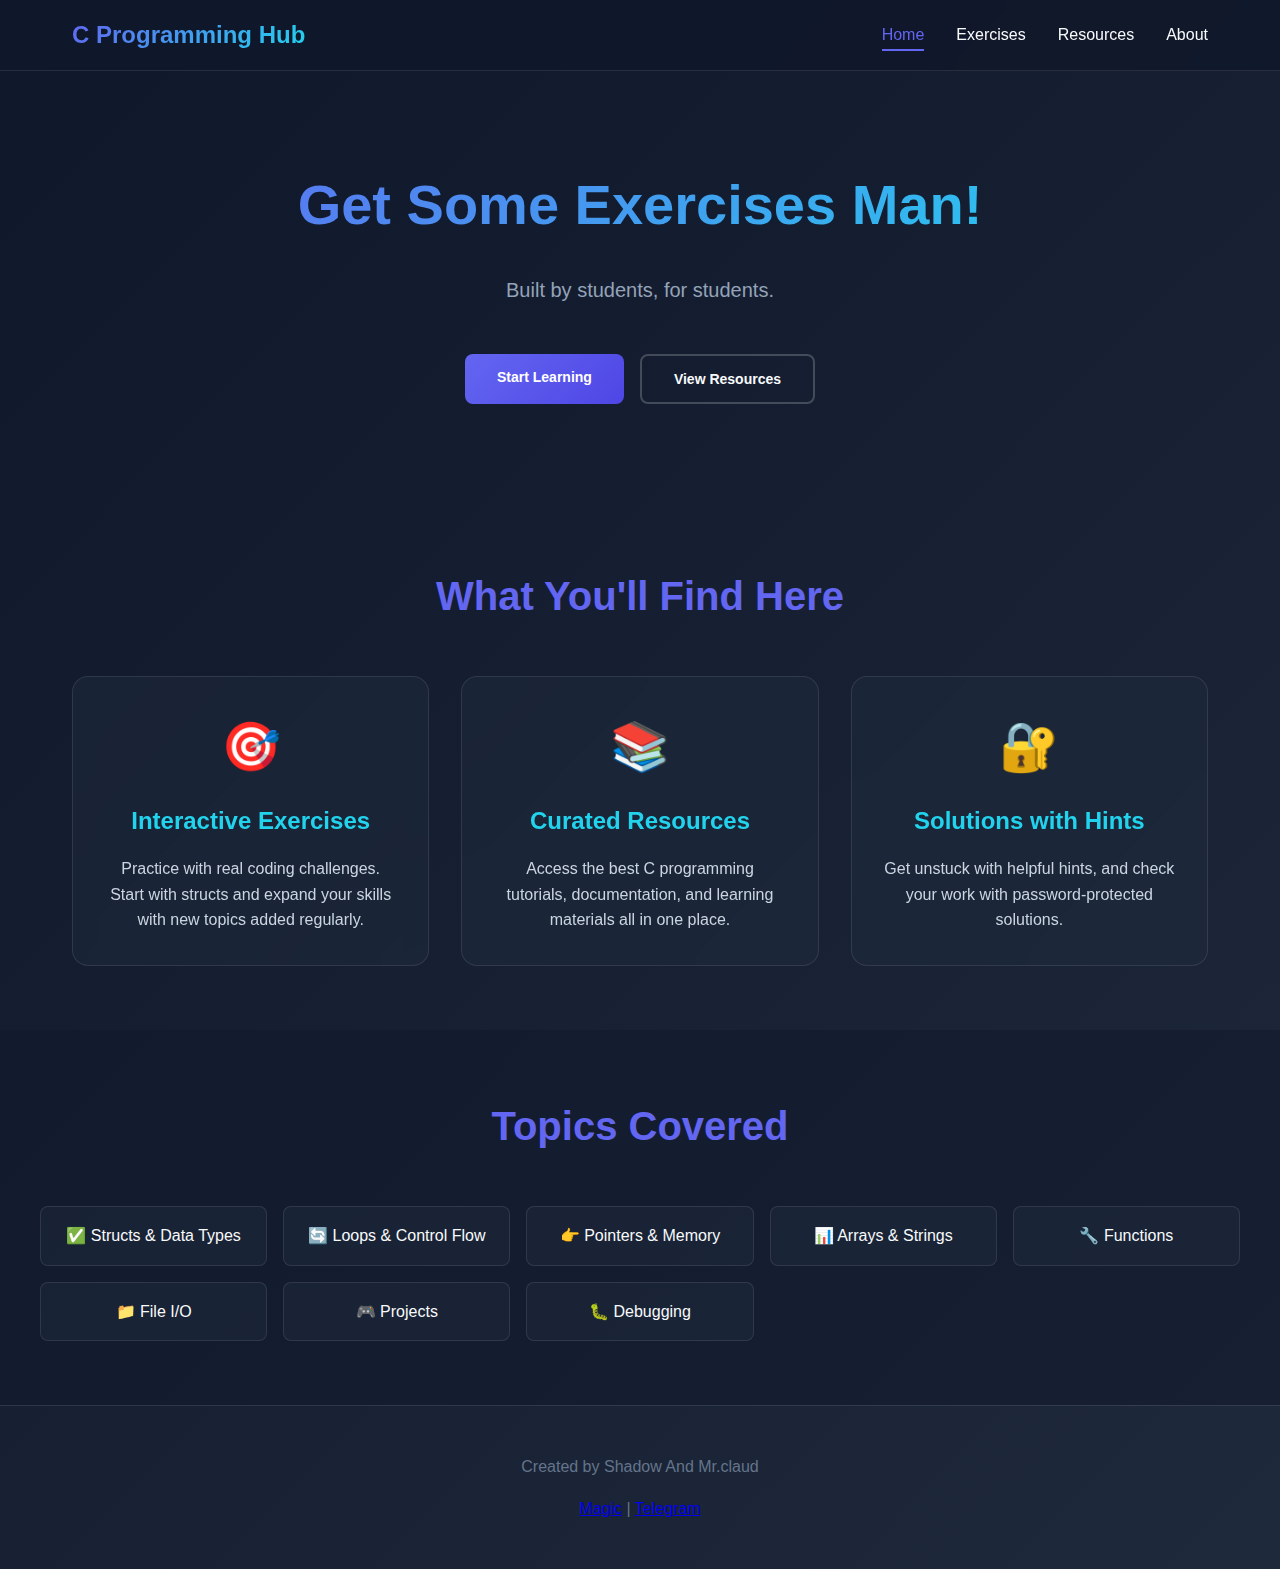
<file: index.html>
<!DOCTYPE html>
<html lang="en">
<head>
    <meta charset="UTF-8">
    <meta name="viewport" content="width=device-width, initial-scale=1.0">
    <title>C Programming Hub - Learn C with Ronan</title>
    
    <!-- External CSS Files -->
    <link rel="stylesheet" href="css/global.css">
    <link rel="stylesheet" href="css/home.css">
    
    <!-- Favicon (optional) -->
    <link rel="icon" type="image/x-icon" href="favicon.ico">
</head>
<body>
    <!-- Navigation -->
    <nav>
        <div class="nav-container">
            <div class="logo">C Programming Hub</div>
            <ul class="nav-links">
                <li><a href="index.html">Home</a></li>
                <li><a href="exercises.html">Exercises</a></li>
                <li><a href="resources.html">Resources</a></li>
                <li><a href="about.html">About</a></li>
            </ul>
        </div>
    </nav>

    <!-- Hero Section -->
    <section class="hero">
        <h1>Get Some Exercises Man!</h1>
        <p>Built by students, for students.</p>
        <div class="cta-buttons">
            <a href="exercises.html" class="btn btn-primary">Start Learning</a>
            <a href="resources.html" class="btn btn-secondary">View Resources</a>
        </div>
    </section>

    <!-- Features Section -->
    <section class="features">
        <h2>What You'll Find Here</h2>
        <div class="feature-grid">
            <div class="feature-card">
                <div class="feature-icon">🎯</div>
                <h3>Interactive Exercises</h3>
                <p>Practice with real coding challenges. Start with structs and expand your skills with new topics added regularly.</p>
            </div>
            <div class="feature-card">
                <div class="feature-icon">📚</div>
                <h3>Curated Resources</h3>
                <p>Access the best C programming tutorials, documentation, and learning materials all in one place.</p>
            </div>
            <div class="feature-card">
                <div class="feature-icon">🔐</div>
                <h3>Solutions with Hints</h3>
                <p>Get unstuck with helpful hints, and check your work with password-protected solutions.</p>
            </div>
        </div>
    </section>

    <!-- Topics Section -->
    <section class="topics">
        <div class="topics-container">
            <h2>Topics Covered</h2>
            <div class="topic-list">
                <div class="topic-item">✅ Structs & Data Types</div>
                <div class="topic-item">🔄 Loops & Control Flow</div>
                <div class="topic-item">👉 Pointers & Memory</div>
                <div class="topic-item">📊 Arrays & Strings</div>
                <div class="topic-item">🔧 Functions</div>
                <div class="topic-item">📁 File I/O</div>
                <div class="topic-item">🎮 Projects</div>
                <div class="topic-item">🐛 Debugging</div>
            </div>
        </div>
    </section>

    <!-- Footer -->
    <footer>
        <p>Created by Shadow And Mr.claud</p>
        <div class="links">
            <a href="https://youtu.be/dQw4w9WgXcQ?si=qAeHFebOKT69-b71">Magic</a>
            <span style="color: #64748b;"> | </span>
            <a href="https://t.me/+uanfpfHxPWplYWM1">Telegram</a>
        </div>
    </footer>

    <!-- External JavaScript -->
    <script src="js/main.js"></script>
</body>
</html>
</file>
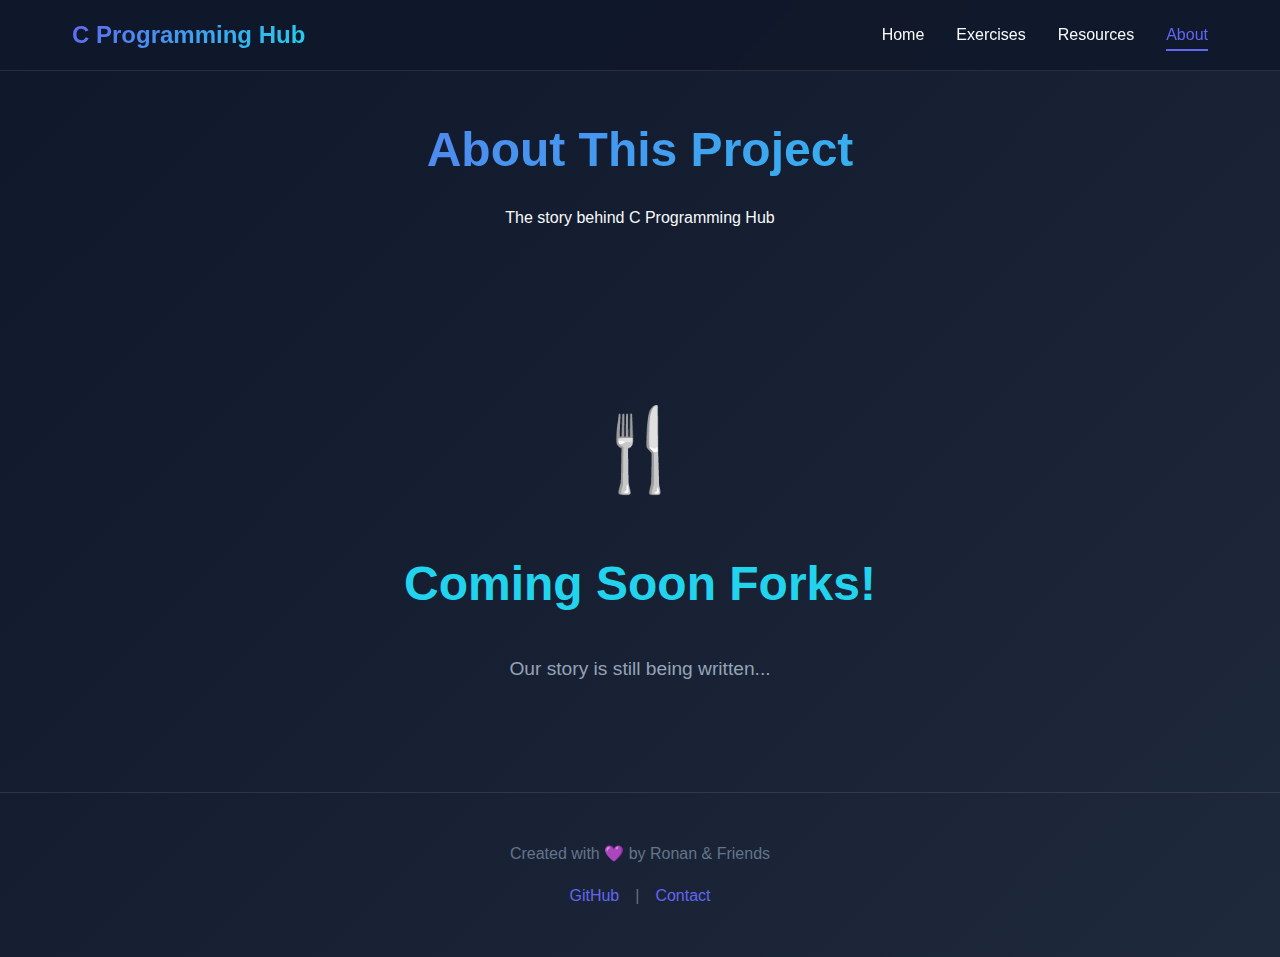
<file: about.html>
<!DOCTYPE html>
<html lang="en">
<head>
    <meta charset="UTF-8">
    <meta name="viewport" content="width=device-width, initial-scale=1.0">
    <title>About - C Programming Hub</title>
    
    <!-- External CSS Files -->
    <link rel="stylesheet" href="css/global.css">
    <style>
        .about-header {
            padding: 7rem 2rem 3rem;
            text-align: center;
        }
        
        .about-header h1 {
            font-size: 3rem;
            margin-bottom: 1rem;
            background: linear-gradient(135deg, var(--primary) 0%, var(--secondary) 100%);
            -webkit-background-clip: text;
            -webkit-text-fill-color: transparent;
            background-clip: text;
        }
        
        .coming-soon {
            text-align: center;
            padding: 4rem 2rem;
            min-height: 50vh;
            display: flex;
            flex-direction: column;
            justify-content: center;
            align-items: center;
        }
        
        .coming-soon h2 {
            font-size: 3rem;
            margin-bottom: 2rem;
            color: var(--secondary);
            animation: pulse 2s ease-in-out infinite;
        }
        
        .fork-icon {
            font-size: 5rem;
            margin-bottom: 2rem;
            animation: rotate 4s linear infinite;
        }
        
        @keyframes pulse {
            0%, 100% { opacity: 1; }
            50% { opacity: 0.7; }
        }
        
        @keyframes rotate {
            from { transform: rotate(0deg); }
            to { transform: rotate(360deg); }
        }
    </style>
</head>
<body>
    <!-- Navigation -->
    <nav>
        <div class="nav-container">
            <div class="logo">C Programming Hub</div>
            <ul class="nav-links">
                <li><a href="index.html">Home</a></li>
                <li><a href="exercises.html">Exercises</a></li>
                <li><a href="resources.html">Resources</a></li>
                <li><a href="about.html">About</a></li>
            </ul>
        </div>
    </nav>

    <!-- About Header -->
    <header class="about-header">
        <h1>About This Project</h1>
        <p>The story behind C Programming Hub</p>
    </header>

    <!-- Coming Soon -->
    <div class="container">
        <div class="coming-soon">
            <div class="fork-icon">🍴</div>
            <h2>Coming Soon Forks!</h2>
            <p style="color: #94a3b8; font-size: 1.2rem;">Our story is still being written...</p>
        </div>
    </div>

    <!-- Footer -->
    <footer>
        <p>Created with 💜 by Ronan & Friends</p>
        <div class="social-links">
            <a href="https://github.com/yourusername/c-programming-hub">GitHub</a>
            <span style="color: #64748b;"> | </span>
            <a href="mailto:your-email@example.com">Contact</a>
        </div>
    </footer>

    <!-- External JavaScript -->
    <script src="js/main.js"></script>
</body>
</html>
</file>
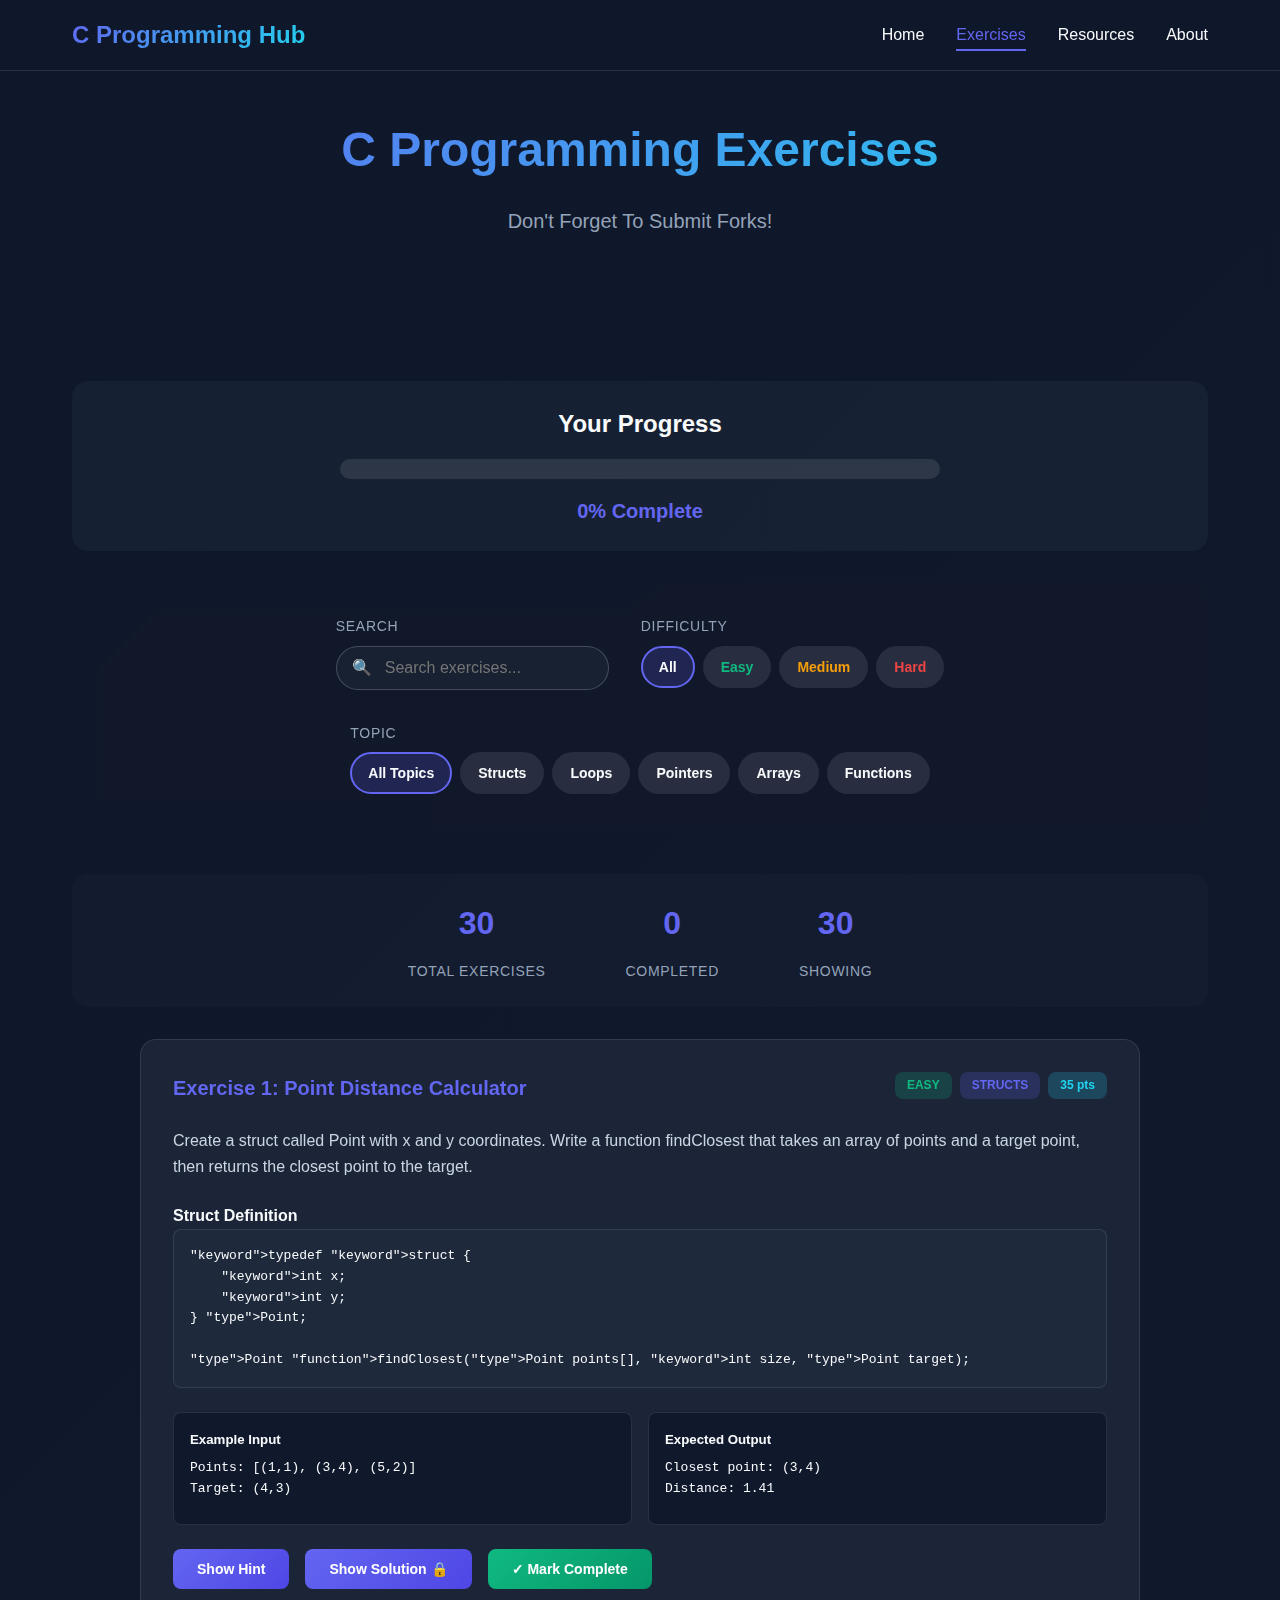
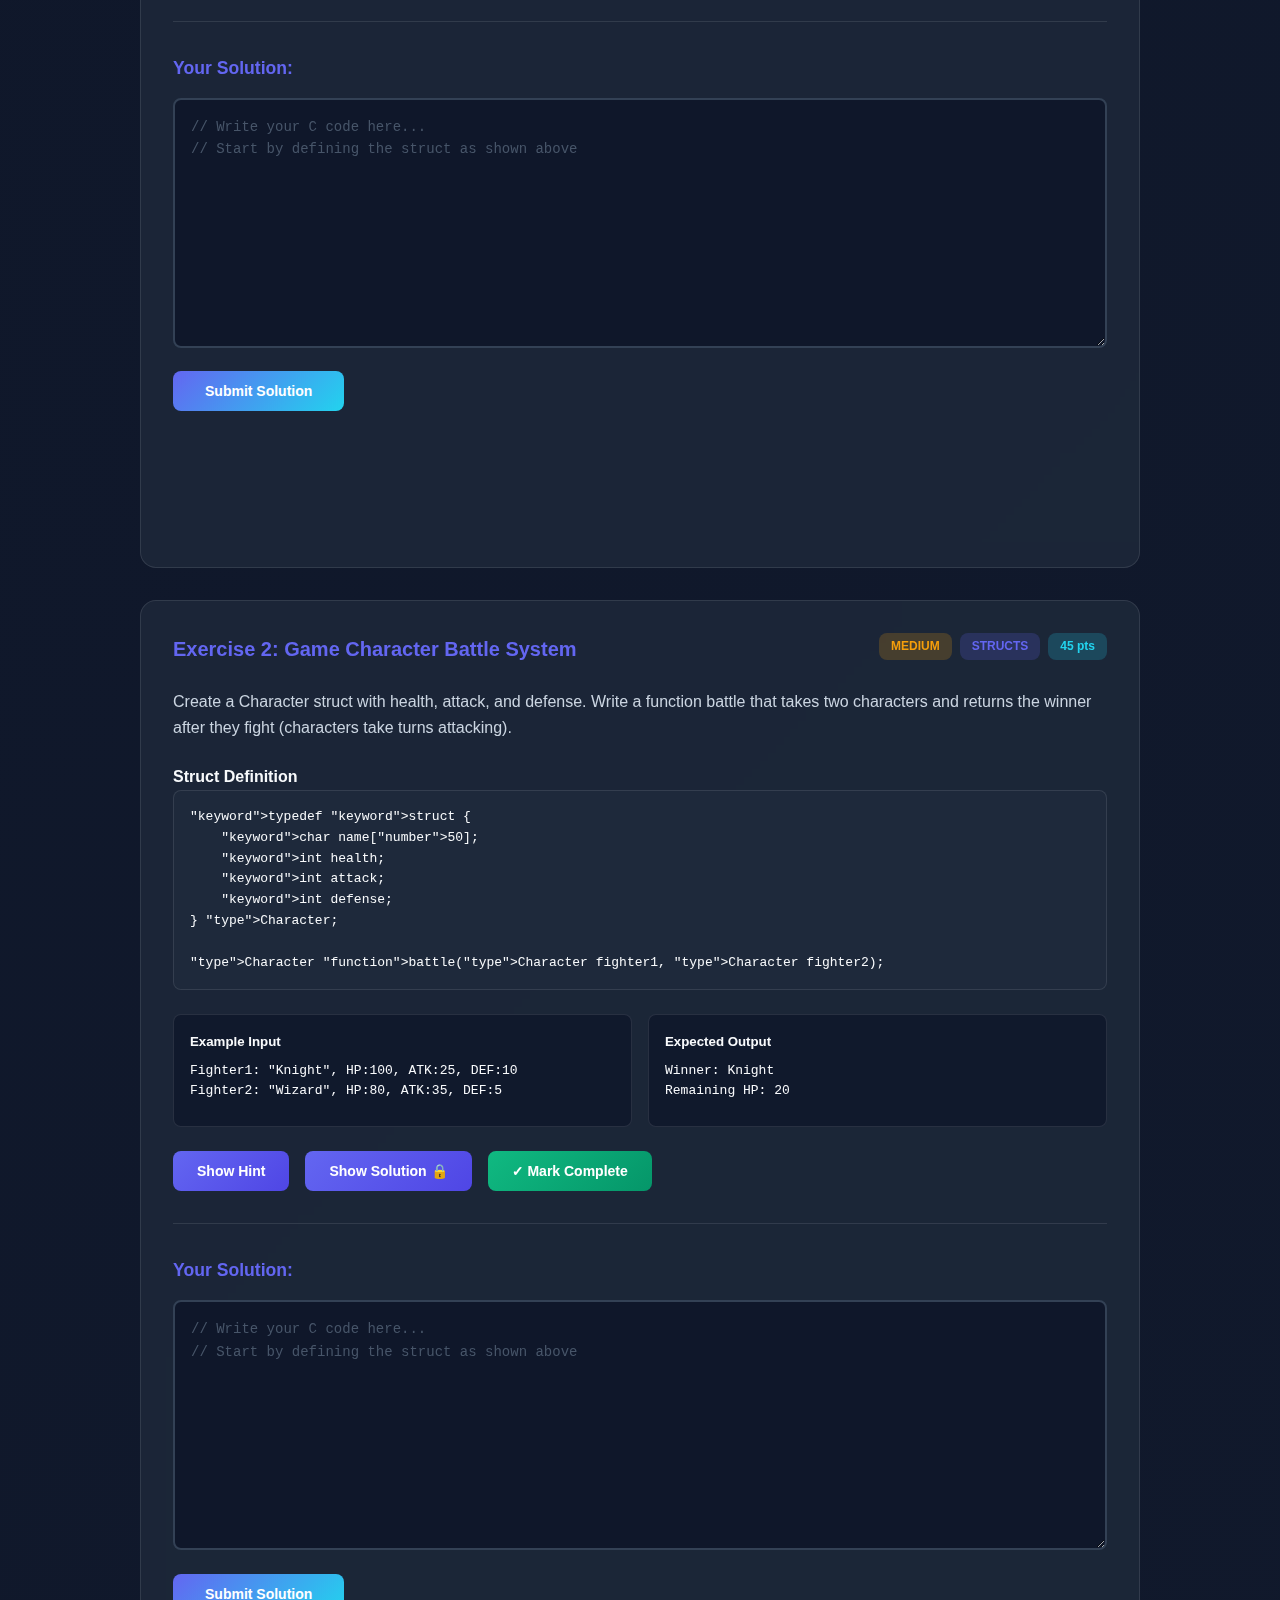
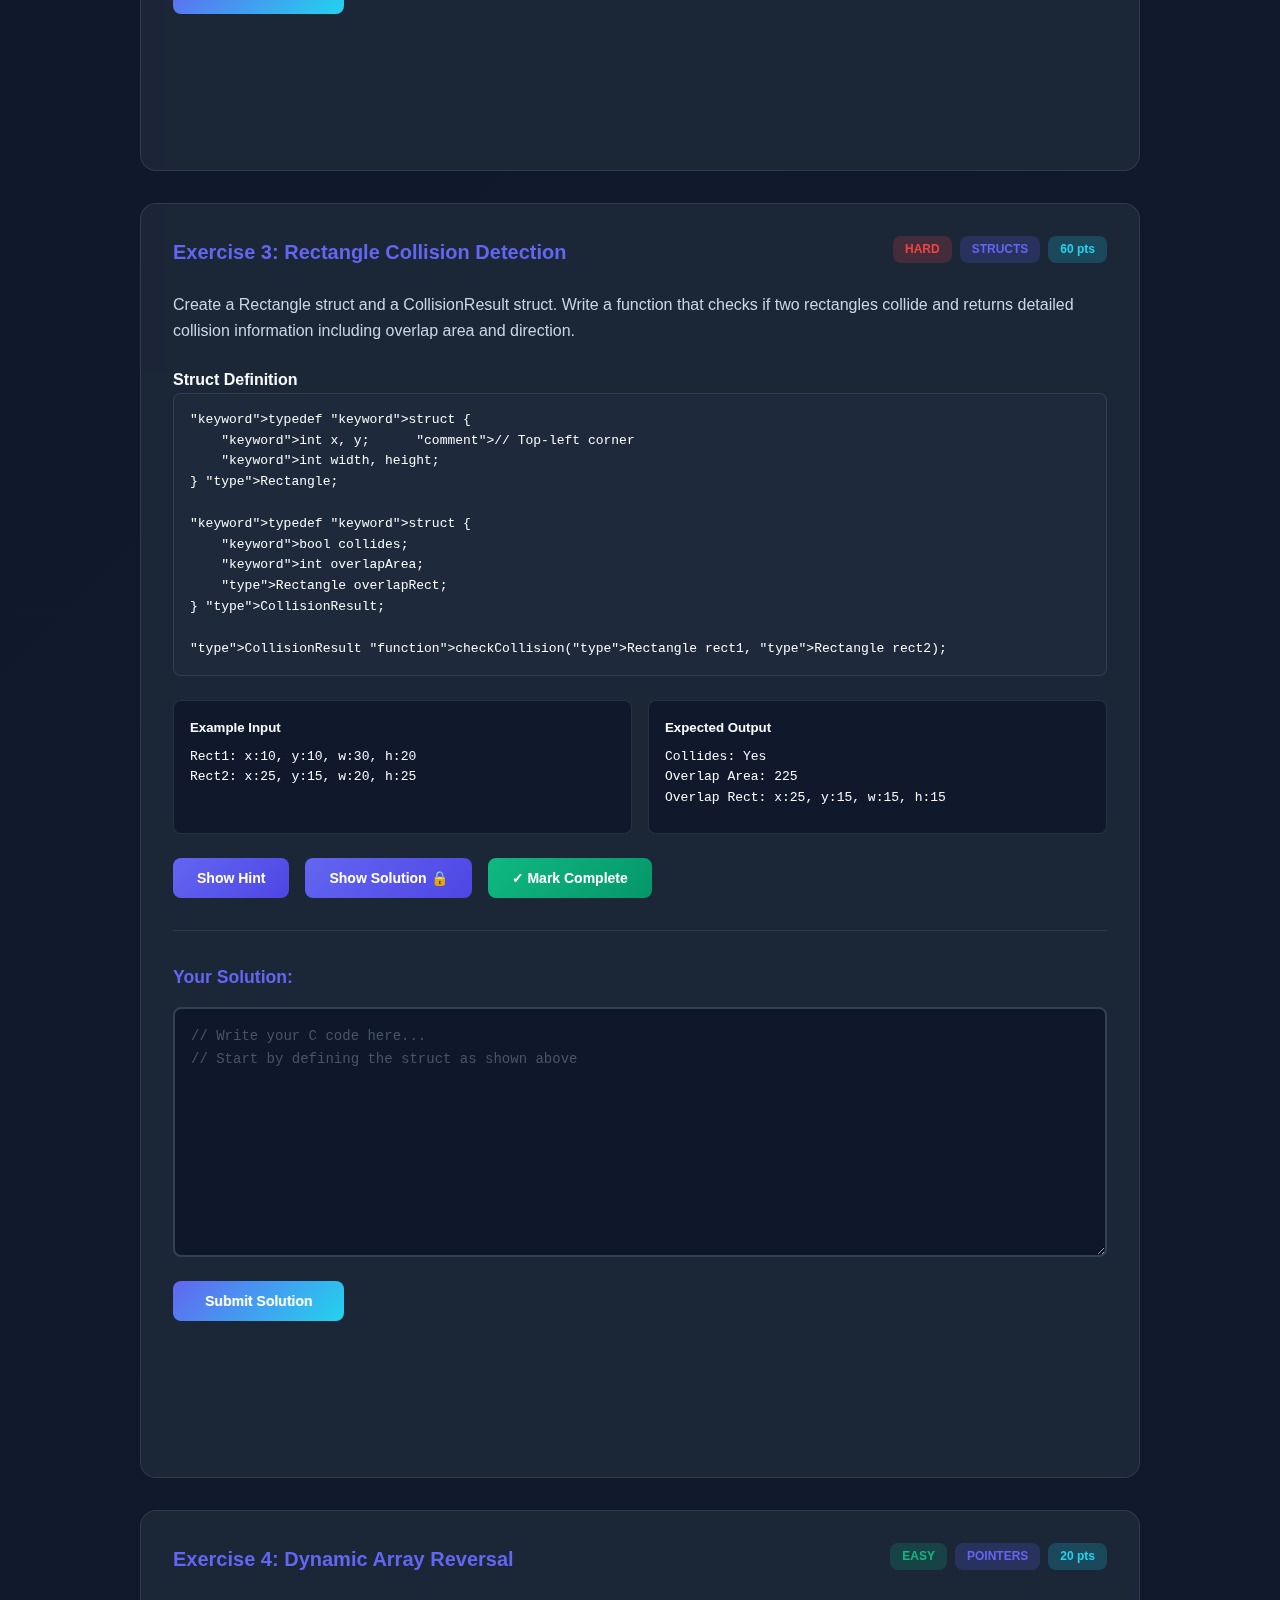
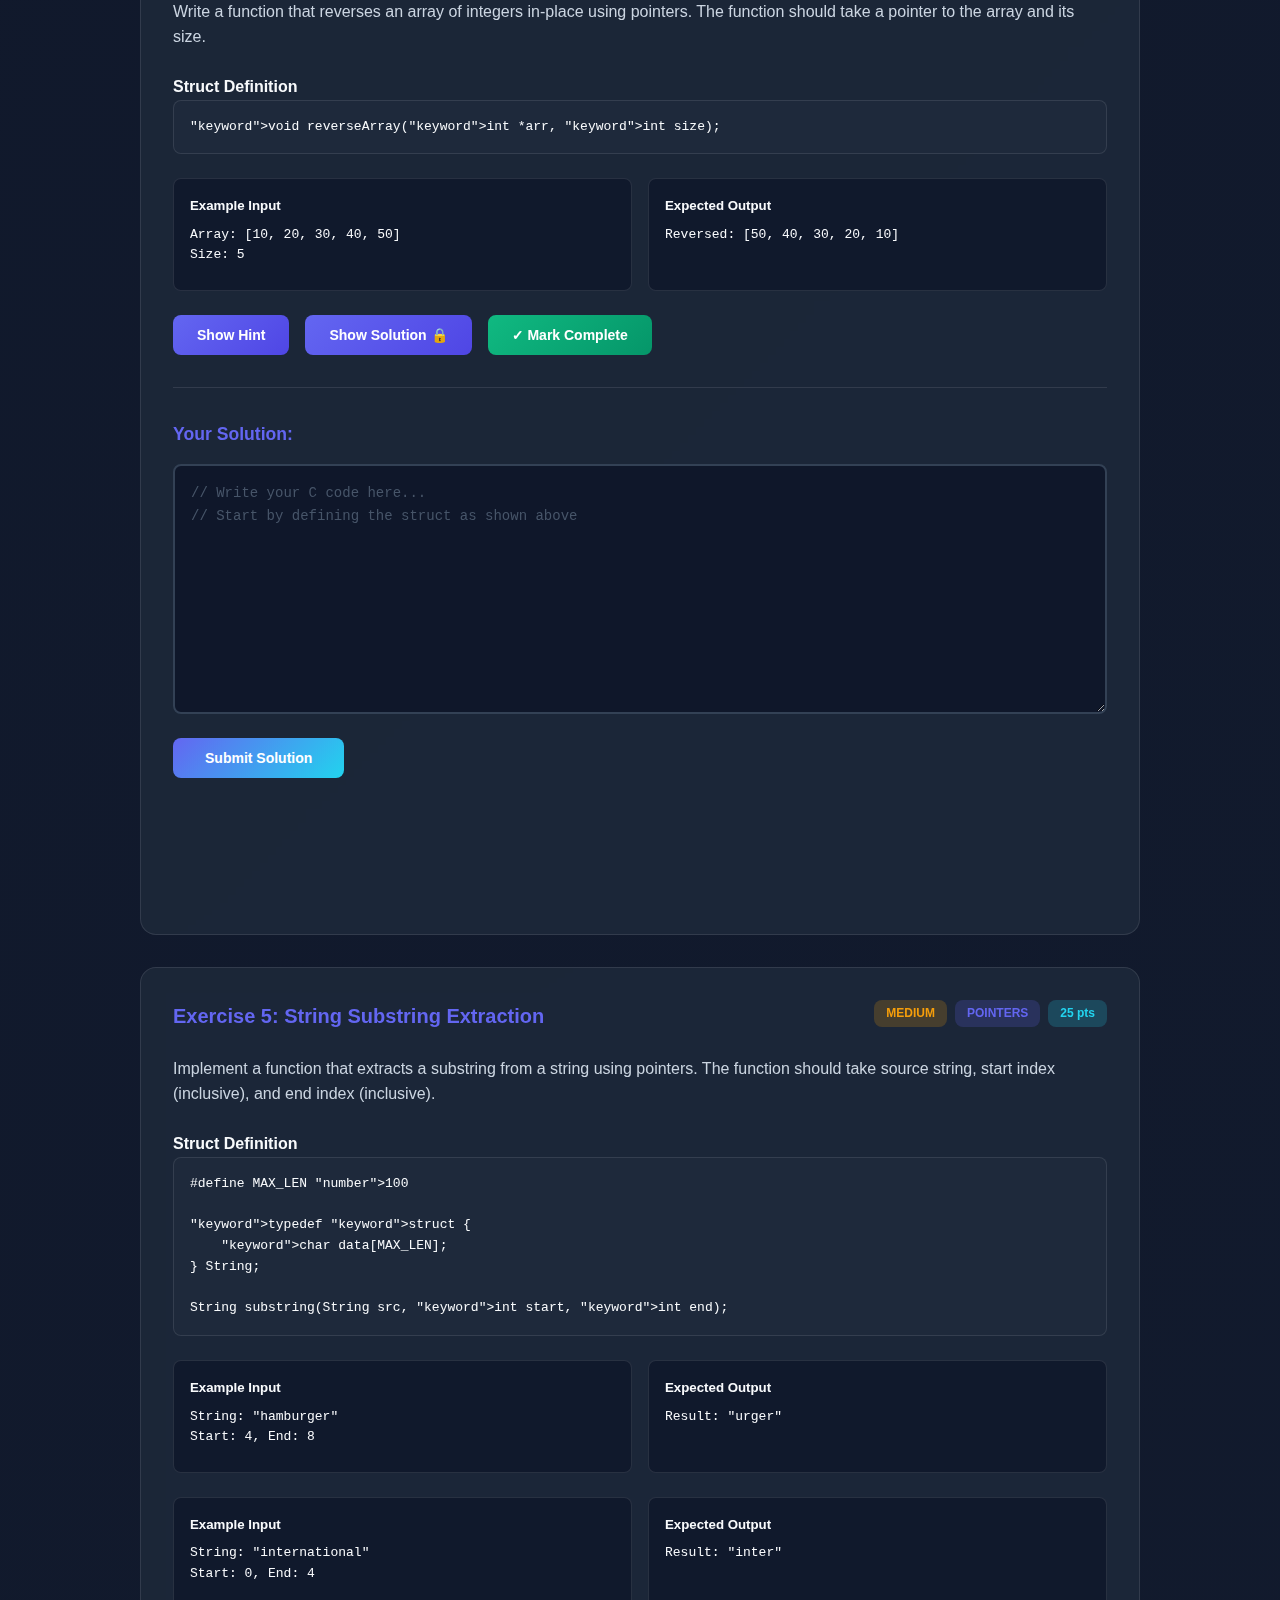
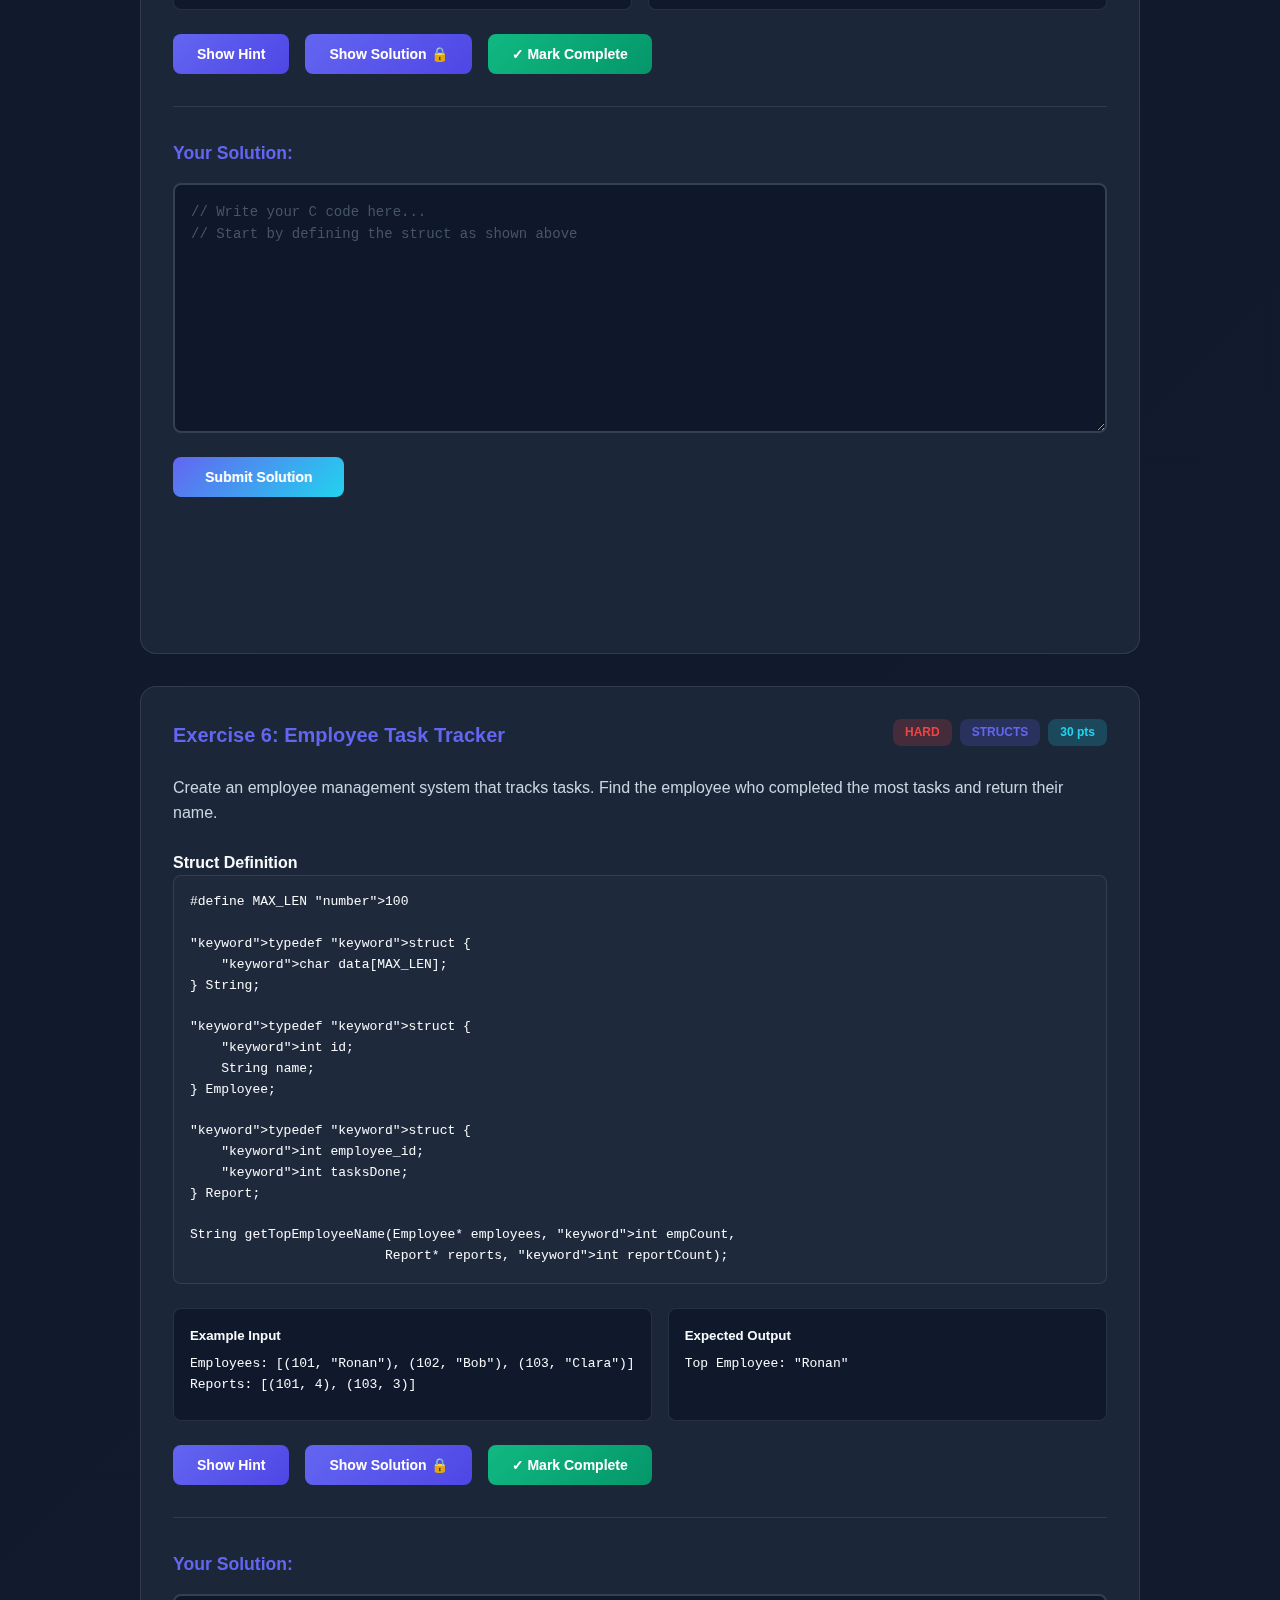
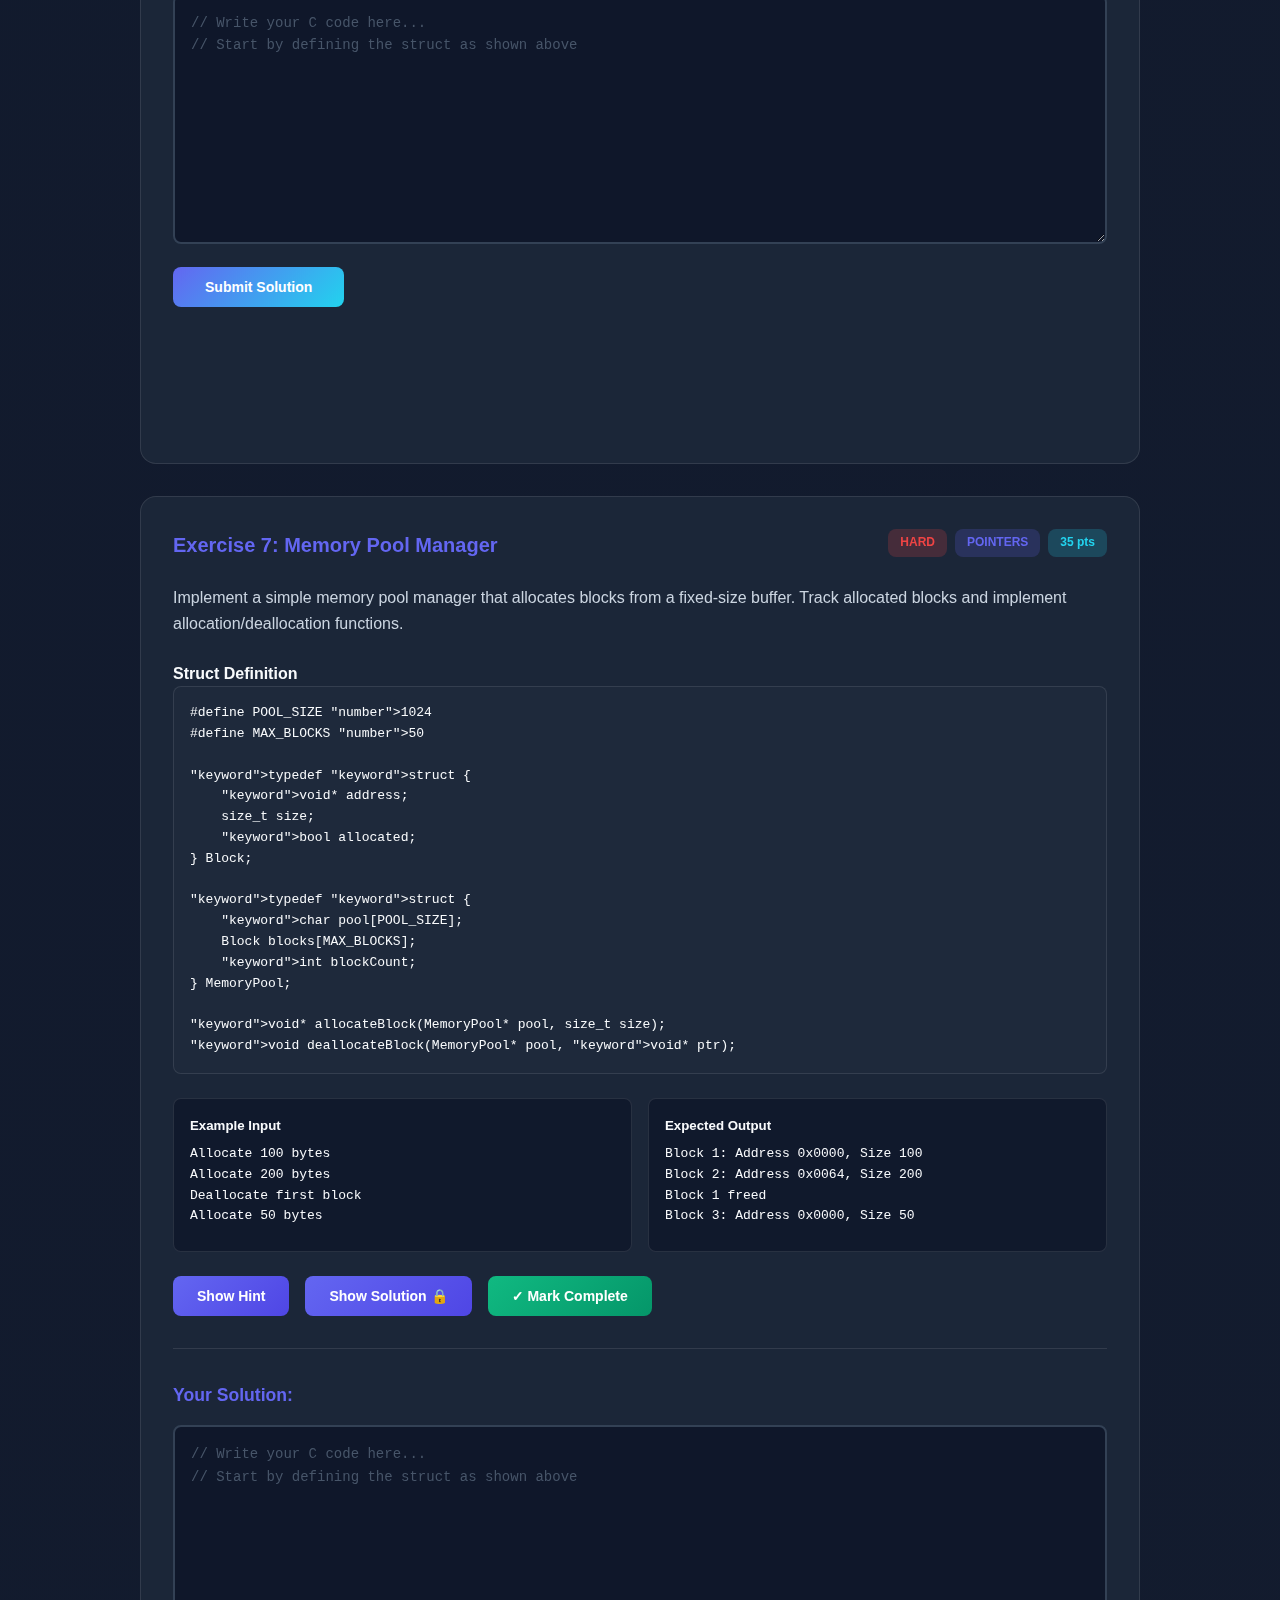
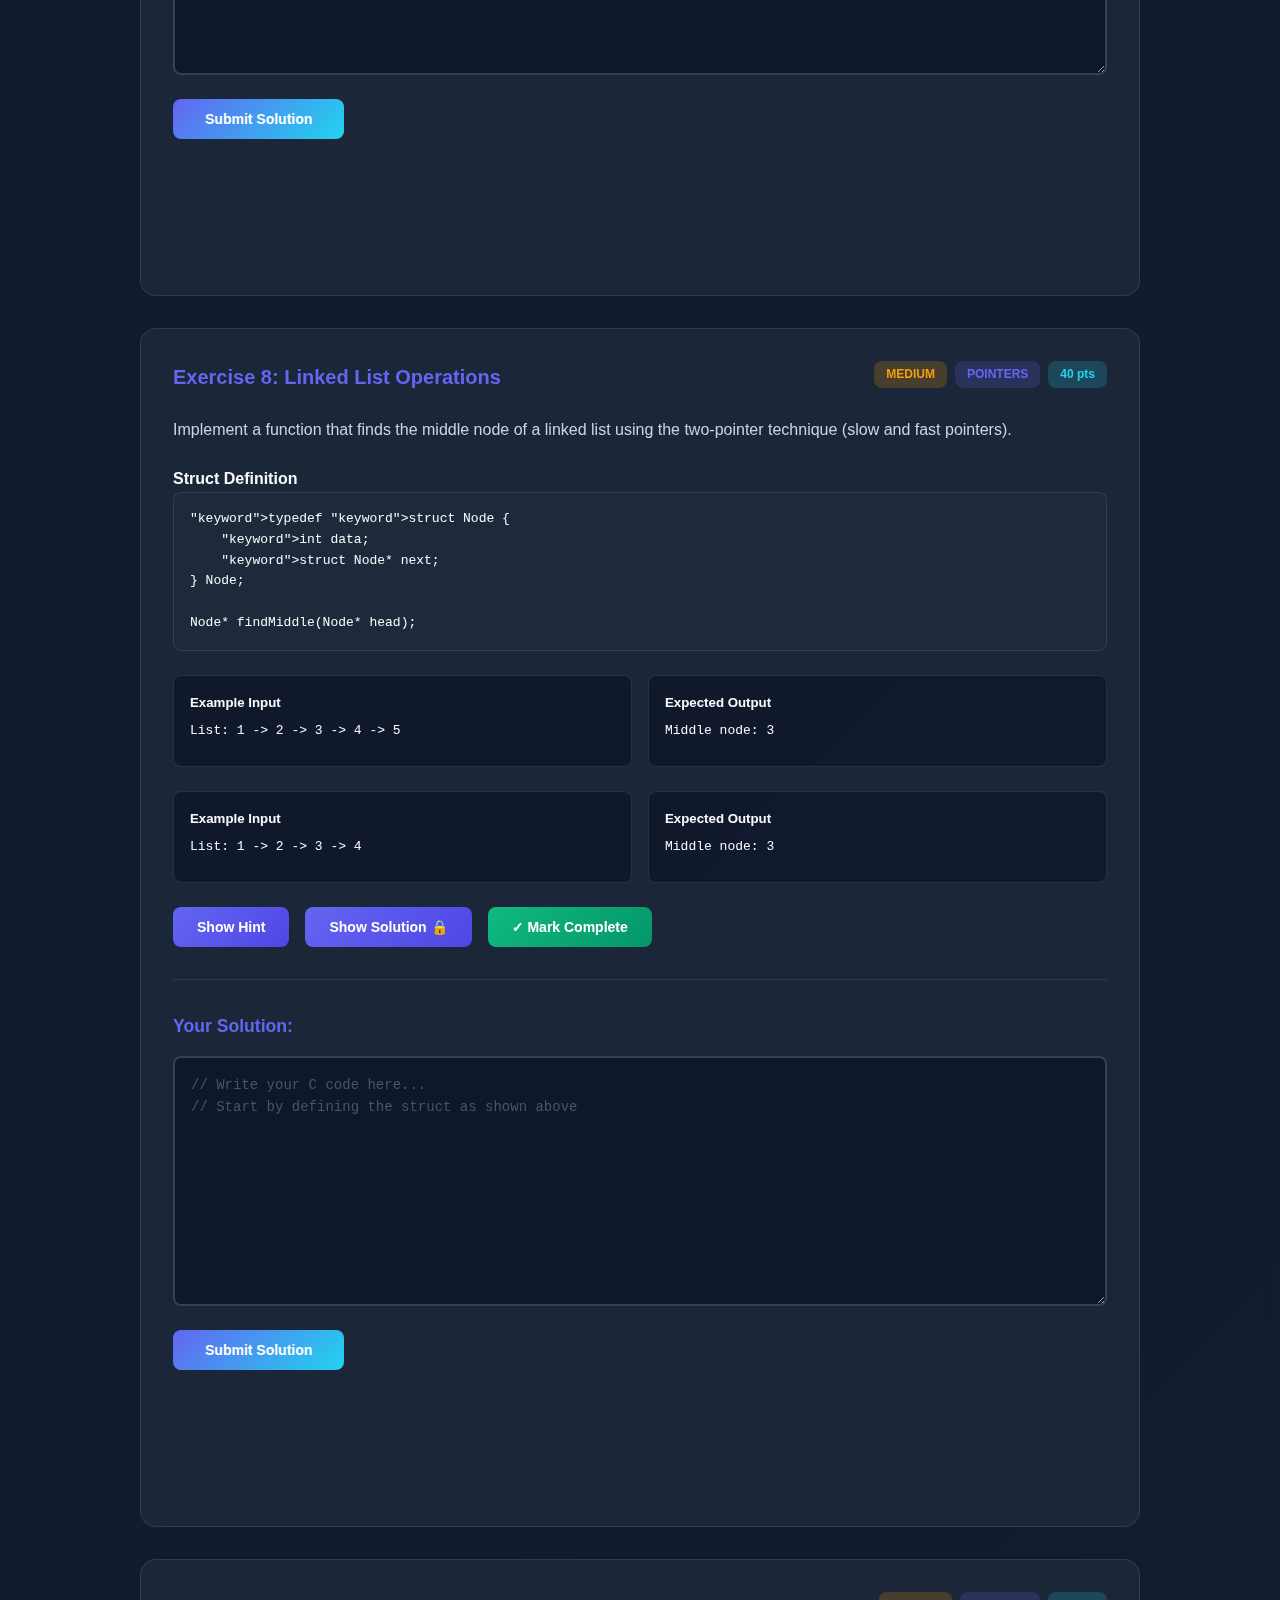
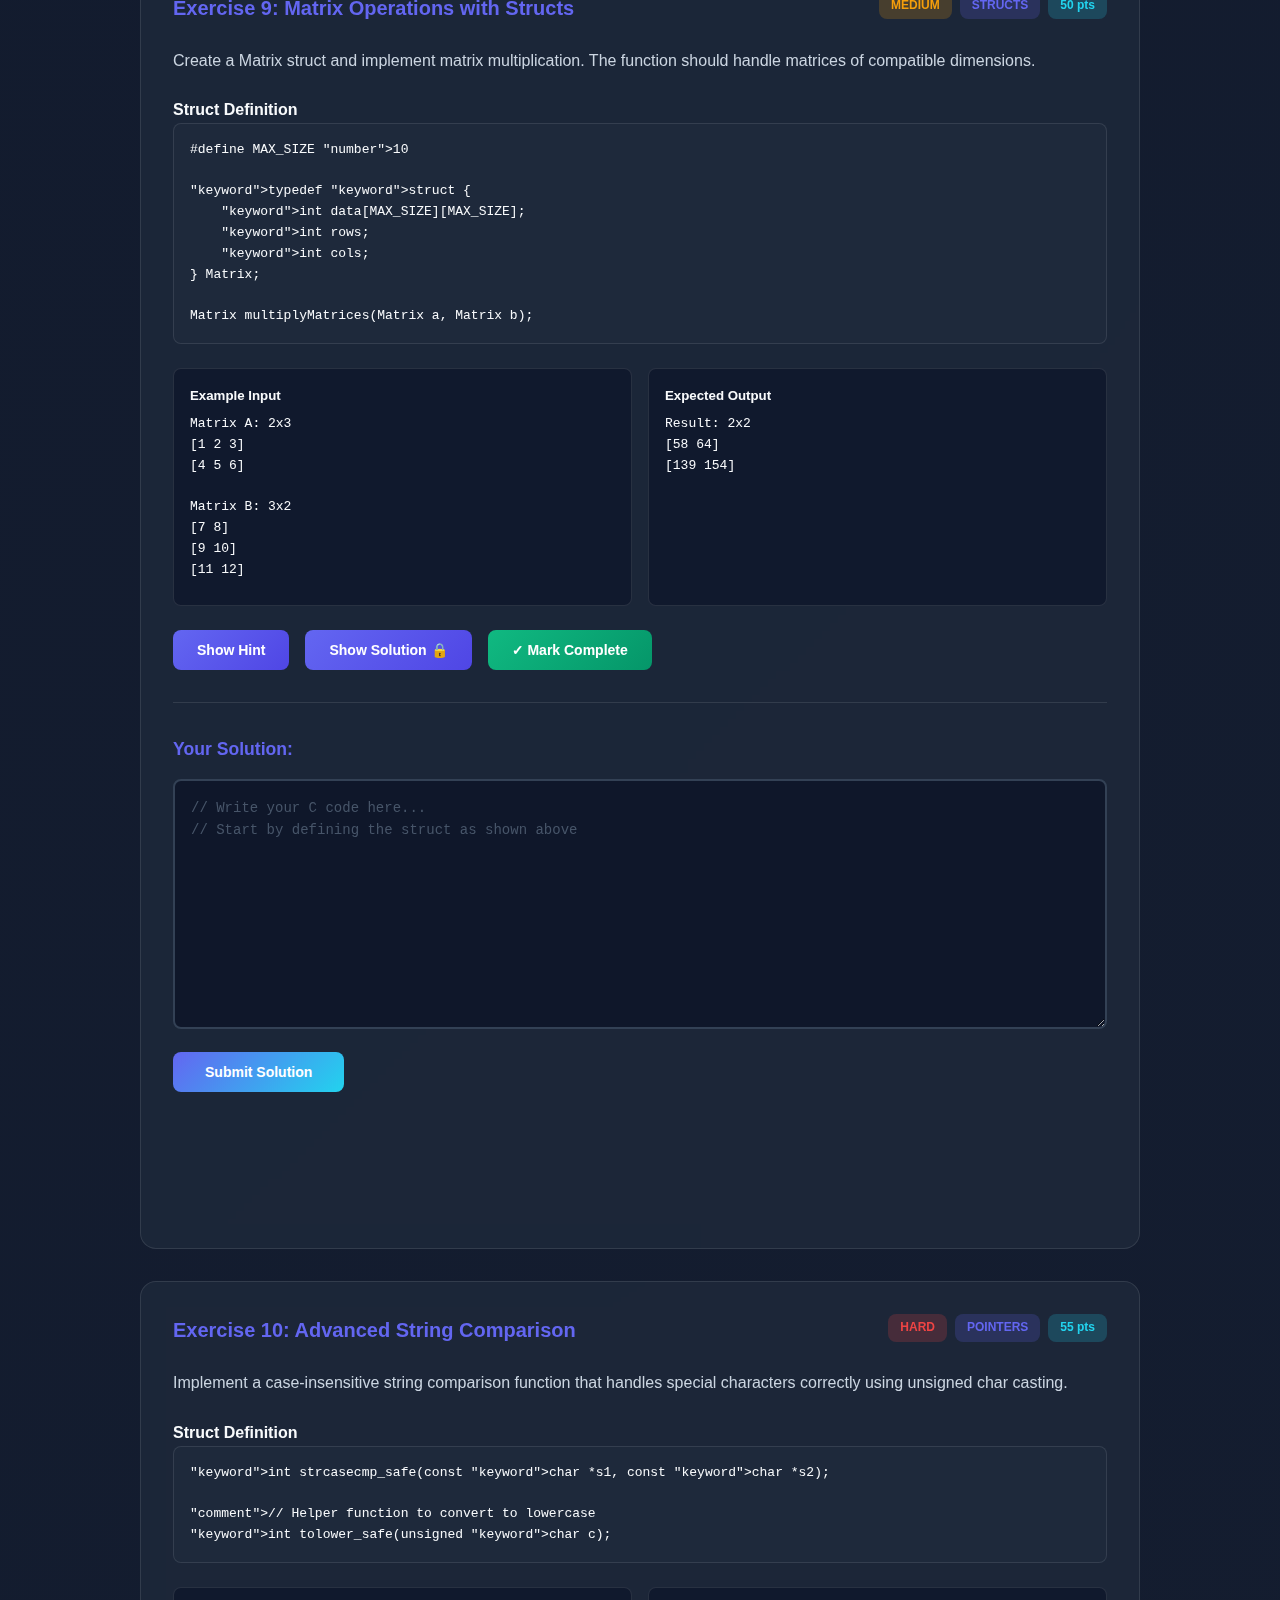
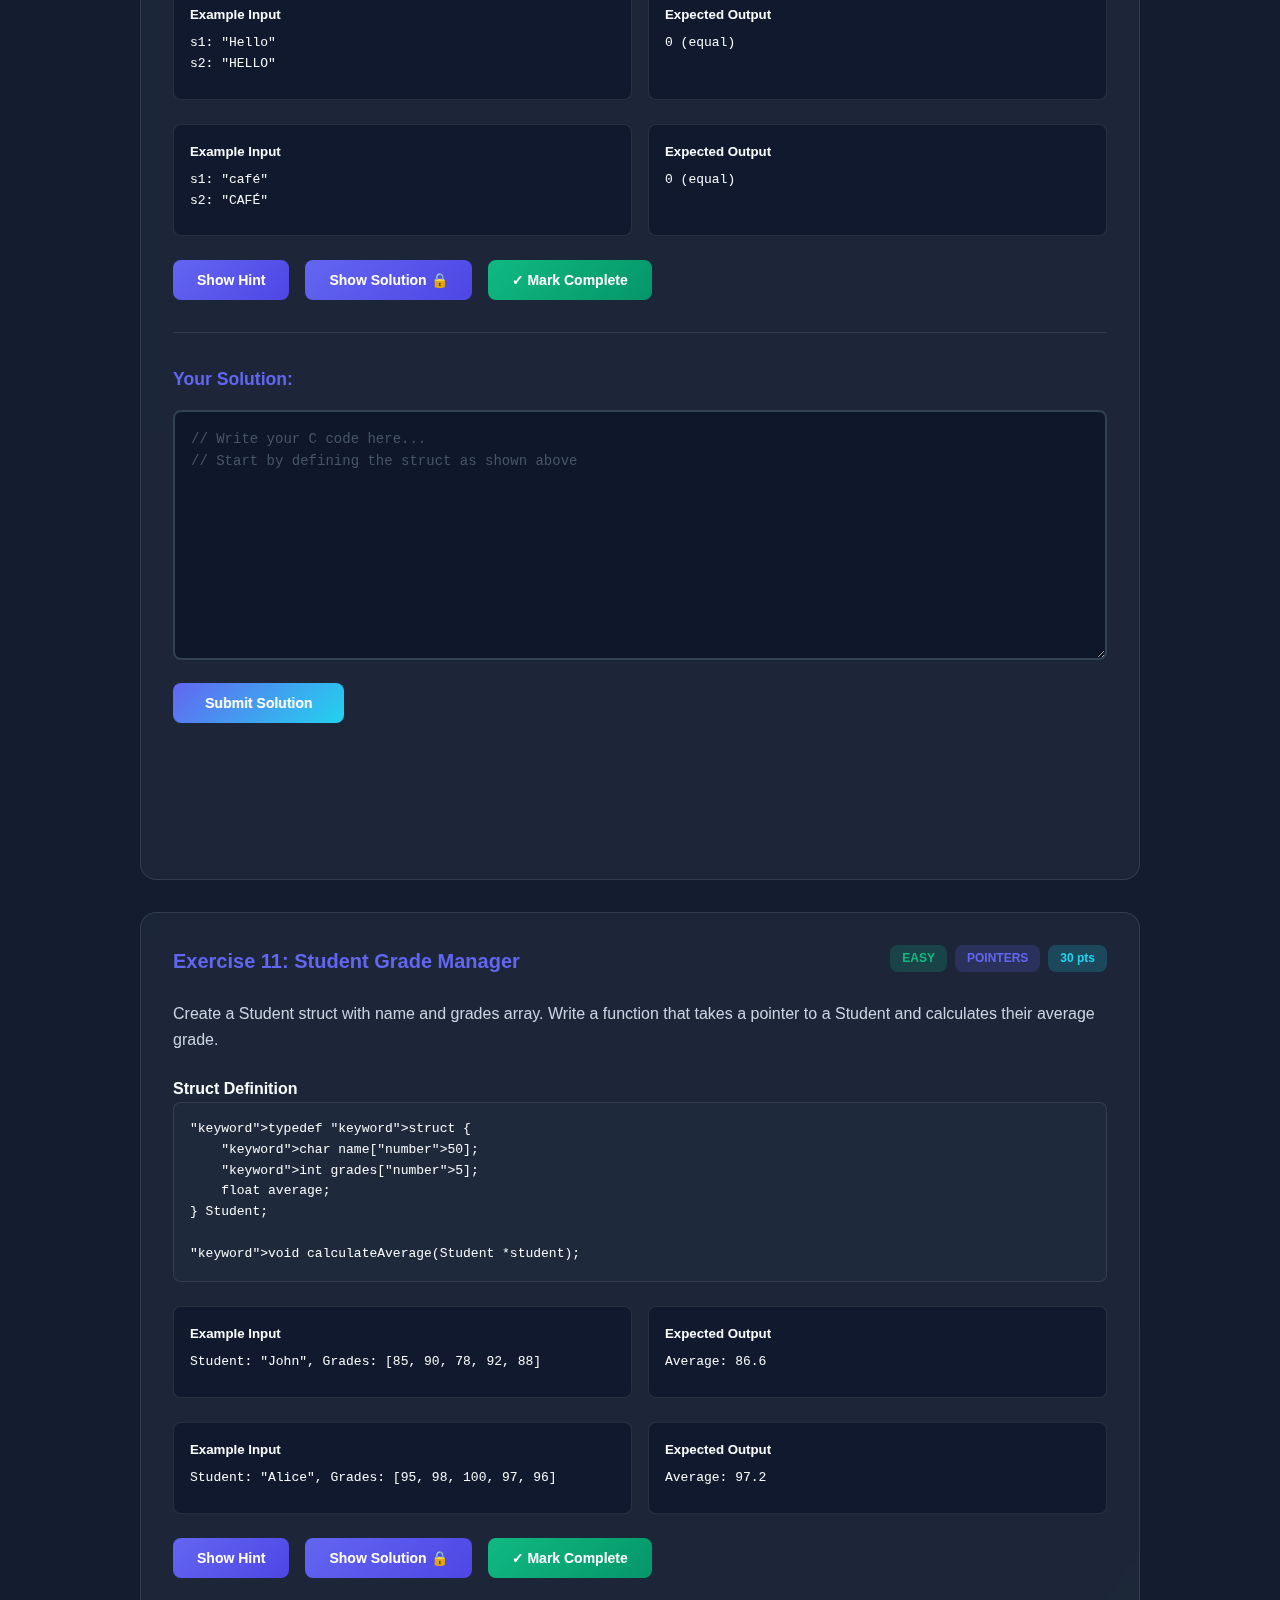
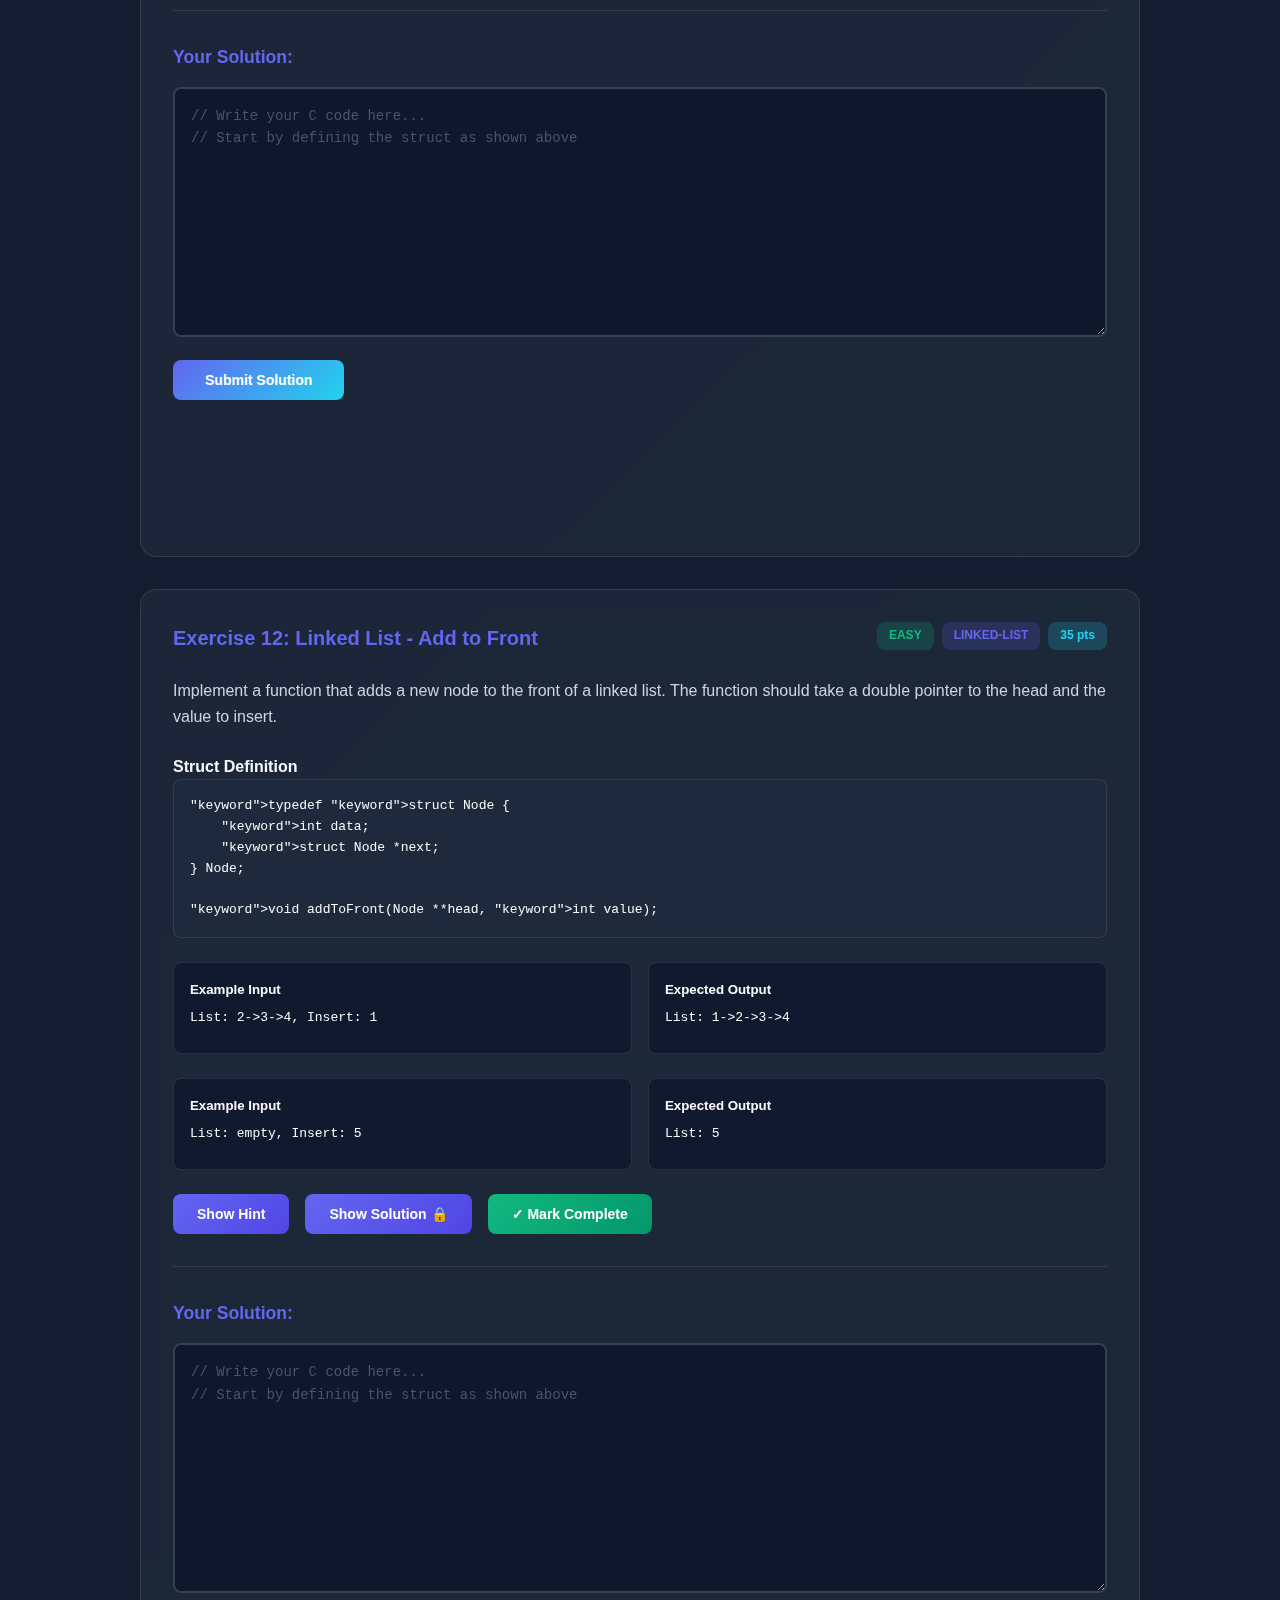
<file: exercises.html>
<!DOCTYPE html>
<html lang="en">
<head>
    <meta charset="UTF-8">
    <meta name="viewport" content="width=device-width, initial-scale=1.0">
    <title>C Exercises - Programming Hub</title>
    
    <!-- External CSS Files -->
    <link rel="stylesheet" href="css/global.css">
    <link rel="stylesheet" href="css/exercises.css">
    <link rel="stylesheet" href="css/code-submission.css">
    
    <style>
        /* Progress Tracking Styles */
        .progress-section {
            background: rgba(30, 41, 59, 0.5);
            border-radius: 1rem;
            padding: 1.5rem;
            margin-bottom: 2rem;
            text-align: center;
        }

        .progress-bar {
            background: rgba(255, 255, 255, 0.1);
            border-radius: 1rem;
            height: 20px;
            overflow: hidden;
            margin: 1rem auto;
            max-width: 600px;
        }

        .progress-bar-fill {
            background: linear-gradient(90deg, var(--primary), var(--secondary));
            height: 100%;
            width: 0%;
            transition: width 0.5s ease;
            border-radius: 1rem;
        }

        .progress-text {
            font-size: 1.25rem;
            font-weight: bold;
            color: var(--primary);
        }

        /* Enhanced Stats */
        .exercise-stats {
            background: rgba(30, 41, 59, 0.3);
            border-radius: 1rem;
            padding: 1.5rem;
            margin-bottom: 2rem;
            display: flex;
            justify-content: center;
            gap: 3rem;
            flex-wrap: wrap;
        }

        .stat {
            text-align: center;
        }

        .stat-number {
            font-size: 2rem;
            font-weight: bold;
            display: block;
            margin-bottom: 0.5rem;
            color: var(--primary);
        }

        .stat-label {
            font-size: 0.875rem;
            color: #94a3b8;
            text-transform: uppercase;
            letter-spacing: 0.05em;
        }

        /* Completed Exercise Styling */
        .exercise-card {
            position: relative;
        }

        .exercise-card.completed {
            border-color: var(--success);
            background: rgba(16, 185, 129, 0.05);
        }

        .completed-badge {
            position: absolute;
            top: 1rem;
            right: 1rem;
            background: var(--success);
            color: white;
            padding: 0.25rem 0.75rem;
            border-radius: 1rem;
            font-size: 0.75rem;
            font-weight: bold;
            animation: popIn 0.3s ease;
        }

        @keyframes popIn {
            0% { transform: scale(0); opacity: 0; }
            100% { transform: scale(1); opacity: 1; }
        }

        /* Mark Complete Button */
        .mark-complete-btn {
            background: linear-gradient(135deg, #10b981 0%, #059669 100%);
            color: white;
            border: none;
            transition: all 0.3s ease;
        }

        .mark-complete-btn:hover {
            transform: translateY(-2px);
            box-shadow: 0 10px 20px rgba(16, 185, 129, 0.3);
        }

        .mark-complete-btn.completed {
            background: rgba(16, 185, 129, 0.2);
            border: 2px solid var(--success);
            color: var(--success);
        }

        /* Search Highlighting */
        mark {
            background: rgba(255, 212, 59, 0.3);
            color: inherit;
            padding: 0 2px;
            border-radius: 2px;
            font-weight: bold;
        }

        /* Additional styles from Chunk 2 */
        .exercises-grid {
            display: grid;
            grid-template-columns: 1fr;
            gap: 2rem;
            margin-bottom: 4rem;
            max-width: 1000px;
            margin-left: auto;
            margin-right: auto;
        }

        .points-indicator {
            background: rgba(34, 211, 238, 0.2);
            color: var(--secondary);
            padding: 0.25rem 0.75rem;
            border-radius: 0.5rem;
            font-size: 0.75rem;
            font-weight: 600;
        }

        .error-message {
            text-align: center;
            padding: 3rem;
            color: var(--danger);
        }

        .hint-box {
            background: rgba(99, 102, 241, 0.1);
            border: 1px solid rgba(99, 102, 241, 0.3);
            border-radius: 0.5rem;
            padding: 1rem;
            margin-top: 1rem;
            display: none;
        }

        .hint-box.show {
            display: block;
            animation: slideIn 0.3s ease-out;
        }

        .solution-box {
            background: rgba(16, 185, 129, 0.1);
            border: 1px solid rgba(16, 185, 129, 0.3);
            border-radius: 0.5rem;
            padding: 1rem;
            margin-top: 1rem;
            display: none;
        }

        .solution-box.show {
            display: block;
            animation: slideIn 0.3s ease-out;
        }

        .solution-box h4 {
            color: var(--success);
            margin-bottom: 1rem;
        }

        .keyword { color: #c084fc; }
        .type { color: #67e8f9; }
        .function { color: #fbbf24; }
        .string { color: #86efac; }
        .comment { color: #64748b; font-style: italic; }
        .number { color: #fca5a5; }

        .exercise-actions {
            display: flex;
            gap: 1rem;
            margin-top: 1.5rem;
            flex-wrap: wrap;
        }

        .btn-success {
            background: linear-gradient(135deg, var(--success) 0%, #059669 100%);
            color: white;
        }

        /* Clear progress button */
        .clear-progress-btn {
            background: rgba(239, 68, 68, 0.1);
            color: var(--danger);
            border: 1px solid var(--danger);
            padding: 0.5rem 1rem;
            border-radius: 0.5rem;
            font-size: 0.875rem;
            cursor: pointer;
            transition: all 0.3s ease;
        }

        .clear-progress-btn:hover {
            background: var(--danger);
            color: white;
        }
    </style>
</head>
<body>
    <!-- Navigation -->
    <nav>
        <div class="nav-container">
            <div class="logo">C Programming Hub</div>
            <ul class="nav-links">
                <li><a href="index.html">Home</a></li>
                <li><a href="exercises.html">Exercises</a></li>
                <li><a href="resources.html">Resources</a></li>
                <li><a href="about.html">About</a></li>
            </ul>
        </div>
    </nav>

    <!-- Exercise Page Header -->
    <header class="exercises-header">
        <h1>C Programming Exercises</h1>
        <p> Don't Forget To Submit Forks!</p>
    </header>

    <!-- Main Container -->
    <div class="container">
        <!-- Progress Section -->
        <div class="progress-section">
            <h2>Your Progress</h2>
            <div class="progress-bar">
                <div class="progress-bar-fill"></div>
            </div>
            <p class="progress-text">0% Complete</p>
        </div>

        <!-- Filter Controls -->
        <div class="filter-controls">
            <!-- Search -->
            <div class="filter-group">
                <label>Search</label>
                <div class="search-container">
                    <span class="search-icon">🔍</span>
                    <input type="text" class="search-input" placeholder="Search exercises..." id="searchInput">
                </div>
            </div>

            <!-- Difficulty Filter -->
            <div class="filter-group">
                <label>Difficulty</label>
                <div class="filter-badges">
                    <span class="badge active" data-filter="difficulty" data-value="all">All</span>
                    <span class="badge easy" data-filter="difficulty" data-value="easy">Easy</span>
                    <span class="badge medium" data-filter="difficulty" data-value="medium">Medium</span>
                    <span class="badge hard" data-filter="difficulty" data-value="hard">Hard</span>
                </div>
            </div>

            <!-- Topic Filter -->
            <div class="filter-group">
                <label>Topic</label>
                <div class="topic-badges">
                    <span class="badge active" data-filter="topic" data-value="all">All Topics</span>
                    <span class="badge" data-filter="topic" data-value="structs">Structs</span>
                    <span class="badge" data-filter="topic" data-value="loops">Loops</span>
                    <span class="badge" data-filter="topic" data-value="pointers">Pointers</span>
                    <span class="badge" data-filter="topic" data-value="arrays">Arrays</span>
                    <span class="badge" data-filter="topic" data-value="functions">Functions</span>
                </div>
            </div>
        </div>

        <!-- Enhanced Exercise Stats -->
        <div class="exercise-stats">
            <div class="stat">
                <span class="stat-number" id="totalExercises">0</span>
                <span class="stat-label">Total Exercises</span>
            </div>
            <div class="stat">
                <span class="stat-number" id="completedExercises">0</span>
                <span class="stat-label">Completed</span>
            </div>
            <div class="stat">
                <span class="stat-number" id="showingExercises">0</span>
                <span class="stat-label">Showing</span>
            </div>
        </div>

        <!-- Exercise Grid - Empty, will be filled by JavaScript -->
        <div class="exercises-grid" id="exercisesGrid">
            <!-- Exercises will be loaded here dynamically -->
            <div class="loading" id="loadingIndicator">
                <div class="spinner"></div>
                <p>Loading exercises...</p>
            </div>
        </div>

        <!-- No Results Message (hidden by default) -->
        <div class="no-results" id="noResults" style="display: none;">
            <h3>No exercises found</h3>
            <p>Try adjusting your filters or search query</p>
        </div>

        <!-- Clear Progress Button -->
        <div style="text-align: center; margin-top: 2rem;">
            <button class="clear-progress-btn" onclick="exerciseFunctions.clearProgress()">
                🗑️ Clear All Progress
            </button>
        </div>
    </div>

    <!-- Footer -->
    <footer>
        <p>For C learners | <a href="https://youtu.be/dQw4w9WgXcQ?si=qAeHFebOKT69-b71">Magic</a></p>
        <p style="font-size: 0.875rem; color: #475569; margin-top: 0.5rem;">Solutions are password-protected to encourage learning 🔐</p>
    </footer>

    <!-- External JavaScript -->
    <script src="js/main.js"></script>
    <!-- Replace exercise-loader.js with exercise-loader-enhanced.js -->
    <script src="js/exercise-loader.js"></script>
</body>
</html>
</file>
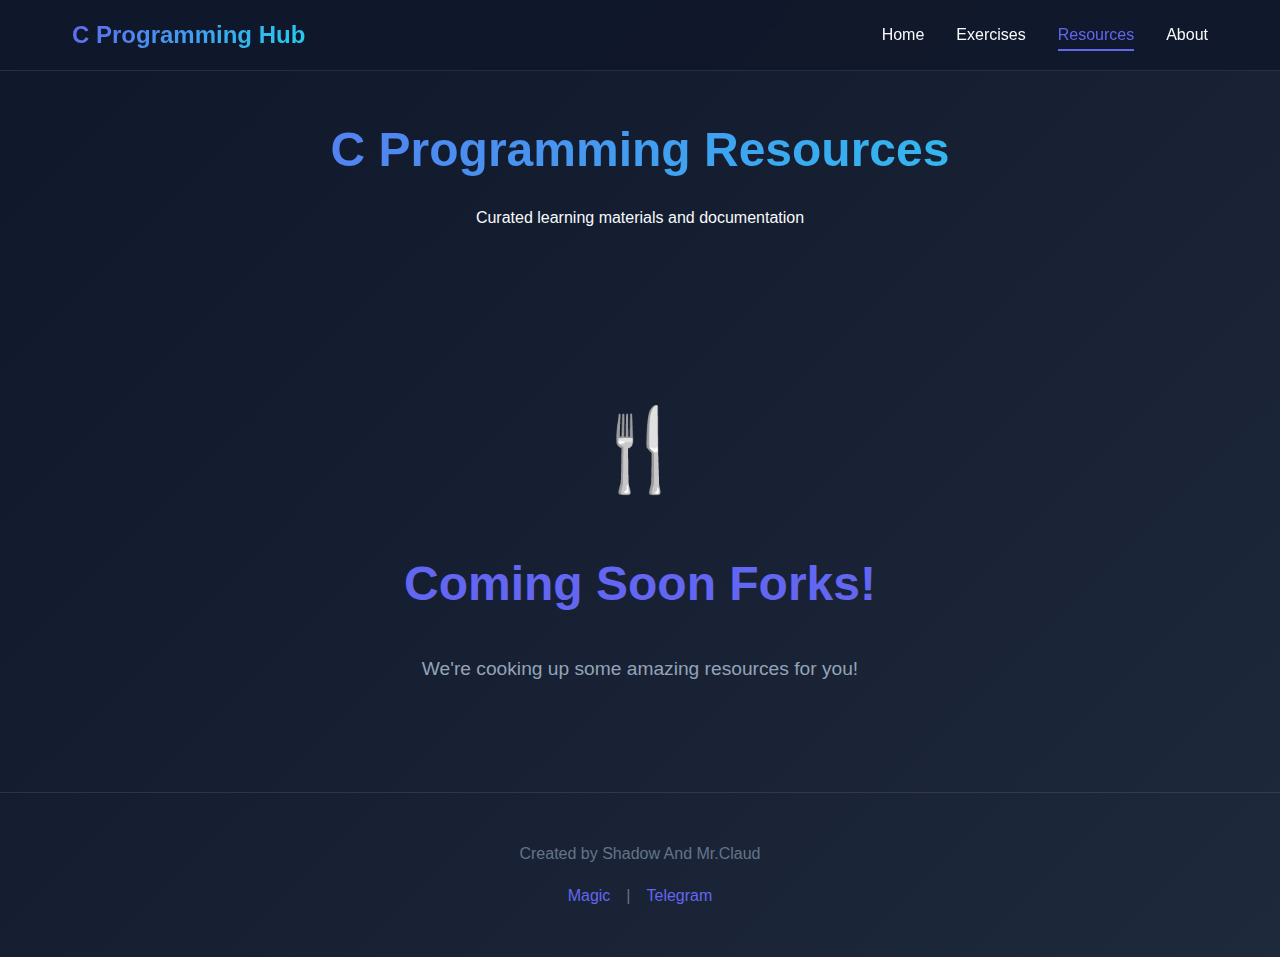
<file: resources.html>
<!DOCTYPE html>
<html lang="en">
<head>
    <meta charset="UTF-8">
    <meta name="viewport" content="width=device-width, initial-scale=1.0">
    <title>Resources - C Programming Hub</title>
    
    <!-- External CSS Files -->
    <link rel="stylesheet" href="css/global.css">
    <style>
        .resources-header {
            padding: 7rem 2rem 3rem;
            text-align: center;
        }
        
        .resources-header h1 {
            font-size: 3rem;
            margin-bottom: 1rem;
            background: linear-gradient(135deg, var(--primary) 0%, var(--secondary) 100%);
            -webkit-background-clip: text;
            -webkit-text-fill-color: transparent;
            background-clip: text;
        }
        
        .coming-soon {
            text-align: center;
            padding: 4rem 2rem;
            min-height: 50vh;
            display: flex;
            flex-direction: column;
            justify-content: center;
            align-items: center;
        }
        
        .coming-soon h2 {
            font-size: 3rem;
            margin-bottom: 2rem;
            color: var(--primary);
            animation: pulse 2s ease-in-out infinite;
        }
        
        .fork-icon {
            font-size: 5rem;
            margin-bottom: 2rem;
            animation: float 3s ease-in-out infinite;
        }
        
        @keyframes pulse {
            0%, 100% { opacity: 1; }
            50% { opacity: 0.7; }
        }
        
        @keyframes float {
            0%, 100% { transform: translateY(0); }
            50% { transform: translateY(-20px); }
        }
    </style>
</head>
<body>
    <!-- Navigation -->
    <nav>
        <div class="nav-container">
            <div class="logo">C Programming Hub</div>
            <ul class="nav-links">
                <li><a href="index.html">Home</a></li>
                <li><a href="exercises.html">Exercises</a></li>
                <li><a href="resources.html">Resources</a></li>
                <li><a href="about.html">About</a></li>
            </ul>
        </div>
    </nav>

    <!-- Resources Header -->
    <header class="resources-header">
        <h1>C Programming Resources</h1>
        <p>Curated learning materials and documentation</p>
    </header>

    <!-- Coming Soon -->
    <div class="container">
        <div class="coming-soon">
            <div class="fork-icon">🍴</div>
            <h2>Coming Soon Forks!</h2>
            <p style="color: #94a3b8; font-size: 1.2rem;">We're cooking up some amazing resources for you!</p>
        </div>
    </div>

    <!-- Footer -->
    <footer>
        <p>Created by Shadow And Mr.Claud</p>
        <div class="social-links">
           <a href="https://youtu.be/dQw4w9WgXcQ?si=qAeHFebOKT69-b71">Magic</a>
            <span style="color: #64748b;"> | </span>
            <a href="https://t.me/+uanfpfHxPWplYWM1">Telegram</a>
        </div>
    </footer>

    <!-- External JavaScript -->
    <script src="js/main.js"></script>
</body>
</html>
</file>
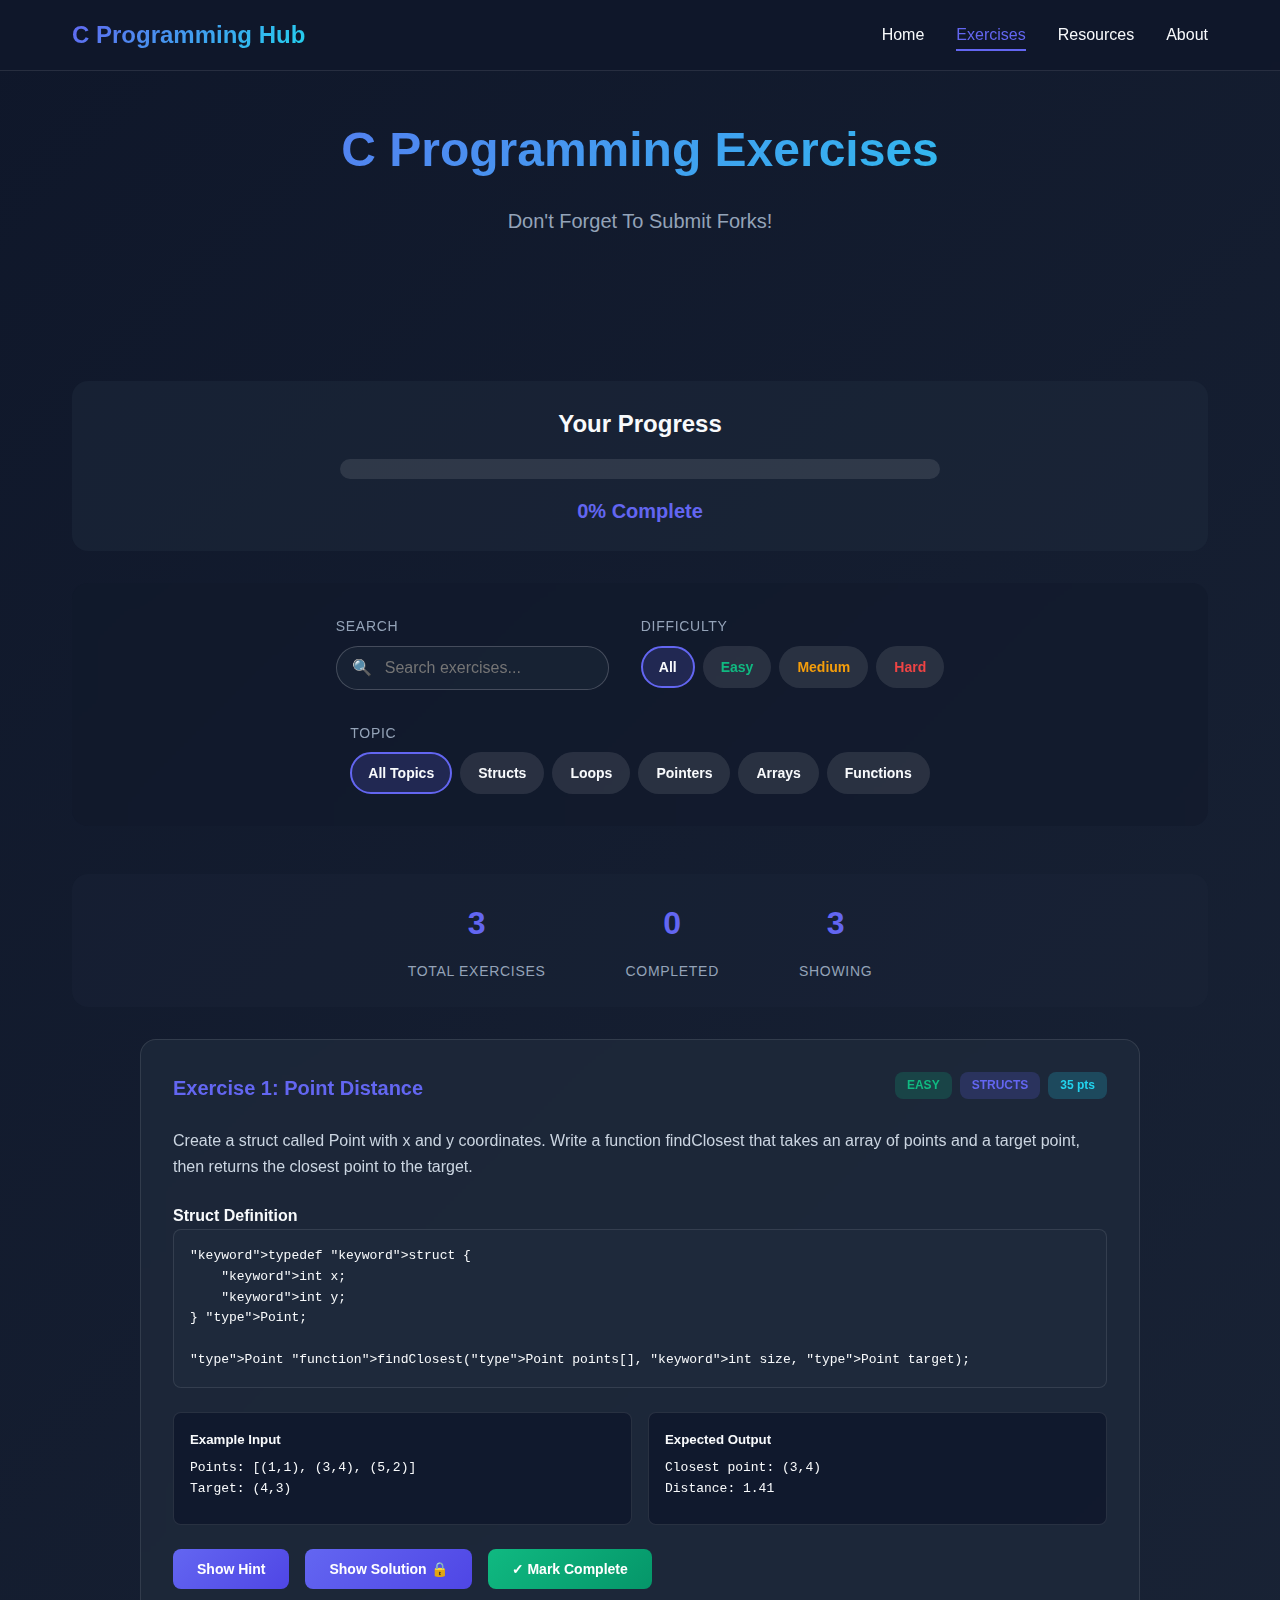
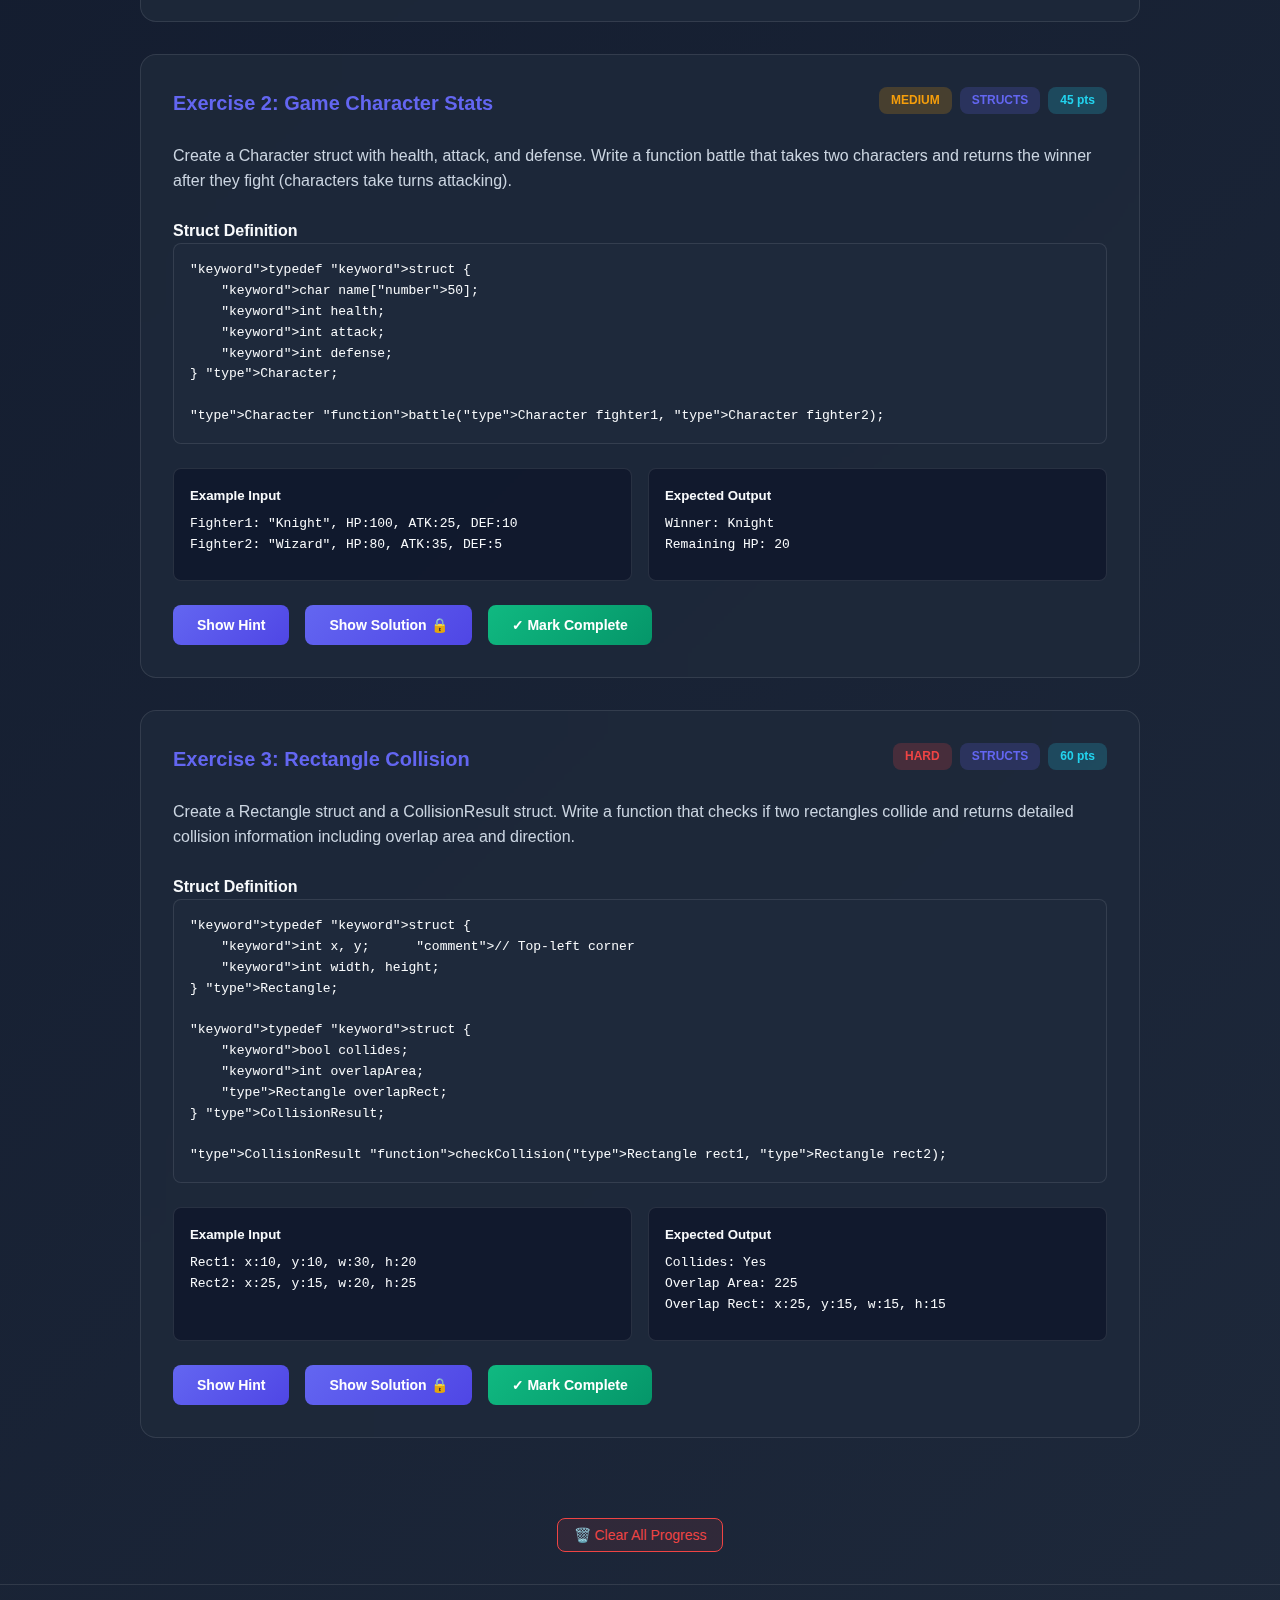
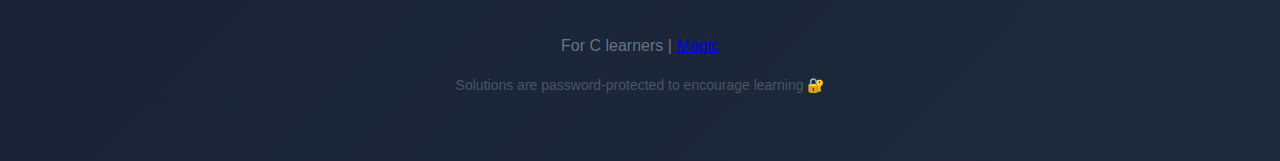
<file: c-programming-hub/exercises.html>
<!DOCTYPE html>
<html lang="en">
<head>
    <meta charset="UTF-8">
    <meta name="viewport" content="width=device-width, initial-scale=1.0">
    <title>C Exercises - Programming Hub</title>
    
    <!-- External CSS Files -->
    <link rel="stylesheet" href="css/global.css">
    <link rel="stylesheet" href="css/exercises.css">
    
    <style>
        /* Progress Tracking Styles */
        .progress-section {
            background: rgba(30, 41, 59, 0.5);
            border-radius: 1rem;
            padding: 1.5rem;
            margin-bottom: 2rem;
            text-align: center;
        }

        .progress-bar {
            background: rgba(255, 255, 255, 0.1);
            border-radius: 1rem;
            height: 20px;
            overflow: hidden;
            margin: 1rem auto;
            max-width: 600px;
        }

        .progress-bar-fill {
            background: linear-gradient(90deg, var(--primary), var(--secondary));
            height: 100%;
            width: 0%;
            transition: width 0.5s ease;
            border-radius: 1rem;
        }

        .progress-text {
            font-size: 1.25rem;
            font-weight: bold;
            color: var(--primary);
        }

        /* Enhanced Stats */
        .exercise-stats {
            background: rgba(30, 41, 59, 0.3);
            border-radius: 1rem;
            padding: 1.5rem;
            margin-bottom: 2rem;
            display: flex;
            justify-content: center;
            gap: 3rem;
            flex-wrap: wrap;
        }

        .stat {
            text-align: center;
        }

        .stat-number {
            font-size: 2rem;
            font-weight: bold;
            display: block;
            margin-bottom: 0.5rem;
            color: var(--primary);
        }

        .stat-label {
            font-size: 0.875rem;
            color: #94a3b8;
            text-transform: uppercase;
            letter-spacing: 0.05em;
        }

        /* Completed Exercise Styling */
        .exercise-card {
            position: relative;
        }

        .exercise-card.completed {
            border-color: var(--success);
            background: rgba(16, 185, 129, 0.05);
        }

        .completed-badge {
            position: absolute;
            top: 1rem;
            right: 1rem;
            background: var(--success);
            color: white;
            padding: 0.25rem 0.75rem;
            border-radius: 1rem;
            font-size: 0.75rem;
            font-weight: bold;
            animation: popIn 0.3s ease;
        }

        @keyframes popIn {
            0% { transform: scale(0); opacity: 0; }
            100% { transform: scale(1); opacity: 1; }
        }

        /* Mark Complete Button */
        .mark-complete-btn {
            background: linear-gradient(135deg, #10b981 0%, #059669 100%);
            color: white;
            border: none;
            transition: all 0.3s ease;
        }

        .mark-complete-btn:hover {
            transform: translateY(-2px);
            box-shadow: 0 10px 20px rgba(16, 185, 129, 0.3);
        }

        .mark-complete-btn.completed {
            background: rgba(16, 185, 129, 0.2);
            border: 2px solid var(--success);
            color: var(--success);
        }

        /* Search Highlighting */
        mark {
            background: rgba(255, 212, 59, 0.3);
            color: inherit;
            padding: 0 2px;
            border-radius: 2px;
            font-weight: bold;
        }

        /* Additional styles from Chunk 2 */
        .exercises-grid {
            display: grid;
            grid-template-columns: 1fr;
            gap: 2rem;
            margin-bottom: 4rem;
            max-width: 1000px;
            margin-left: auto;
            margin-right: auto;
        }

        .points-indicator {
            background: rgba(34, 211, 238, 0.2);
            color: var(--secondary);
            padding: 0.25rem 0.75rem;
            border-radius: 0.5rem;
            font-size: 0.75rem;
            font-weight: 600;
        }

        .error-message {
            text-align: center;
            padding: 3rem;
            color: var(--danger);
        }

        .hint-box {
            background: rgba(99, 102, 241, 0.1);
            border: 1px solid rgba(99, 102, 241, 0.3);
            border-radius: 0.5rem;
            padding: 1rem;
            margin-top: 1rem;
            display: none;
        }

        .hint-box.show {
            display: block;
            animation: slideIn 0.3s ease-out;
        }

        .solution-box {
            background: rgba(16, 185, 129, 0.1);
            border: 1px solid rgba(16, 185, 129, 0.3);
            border-radius: 0.5rem;
            padding: 1rem;
            margin-top: 1rem;
            display: none;
        }

        .solution-box.show {
            display: block;
            animation: slideIn 0.3s ease-out;
        }

        .solution-box h4 {
            color: var(--success);
            margin-bottom: 1rem;
        }

        .keyword { color: #c084fc; }
        .type { color: #67e8f9; }
        .function { color: #fbbf24; }
        .string { color: #86efac; }
        .comment { color: #64748b; font-style: italic; }
        .number { color: #fca5a5; }

        .exercise-actions {
            display: flex;
            gap: 1rem;
            margin-top: 1.5rem;
            flex-wrap: wrap;
        }

        .btn-success {
            background: linear-gradient(135deg, var(--success) 0%, #059669 100%);
            color: white;
        }

        /* Clear progress button */
        .clear-progress-btn {
            background: rgba(239, 68, 68, 0.1);
            color: var(--danger);
            border: 1px solid var(--danger);
            padding: 0.5rem 1rem;
            border-radius: 0.5rem;
            font-size: 0.875rem;
            cursor: pointer;
            transition: all 0.3s ease;
        }

        .clear-progress-btn:hover {
            background: var(--danger);
            color: white;
        }
    </style>
</head>
<body>
    <!-- Navigation -->
    <nav>
        <div class="nav-container">
            <div class="logo">C Programming Hub</div>
            <ul class="nav-links">
                <li><a href="index.html">Home</a></li>
                <li><a href="exercises.html">Exercises</a></li>
                <li><a href="resources.html">Resources</a></li>
                <li><a href="about.html">About</a></li>
            </ul>
        </div>
    </nav>

    <!-- Exercise Page Header -->
    <header class="exercises-header">
        <h1>C Programming Exercises</h1>
        <p> Don't Forget To Submit Forks!</p>
    </header>

    <!-- Main Container -->
    <div class="container">
        <!-- Progress Section -->
        <div class="progress-section">
            <h2>Your Progress</h2>
            <div class="progress-bar">
                <div class="progress-bar-fill"></div>
            </div>
            <p class="progress-text">0% Complete</p>
        </div>

        <!-- Filter Controls -->
        <div class="filter-controls">
            <!-- Search -->
            <div class="filter-group">
                <label>Search</label>
                <div class="search-container">
                    <span class="search-icon">🔍</span>
                    <input type="text" class="search-input" placeholder="Search exercises..." id="searchInput">
                </div>
            </div>

            <!-- Difficulty Filter -->
            <div class="filter-group">
                <label>Difficulty</label>
                <div class="filter-badges">
                    <span class="badge active" data-filter="difficulty" data-value="all">All</span>
                    <span class="badge easy" data-filter="difficulty" data-value="easy">Easy</span>
                    <span class="badge medium" data-filter="difficulty" data-value="medium">Medium</span>
                    <span class="badge hard" data-filter="difficulty" data-value="hard">Hard</span>
                </div>
            </div>

            <!-- Topic Filter -->
            <div class="filter-group">
                <label>Topic</label>
                <div class="topic-badges">
                    <span class="badge active" data-filter="topic" data-value="all">All Topics</span>
                    <span class="badge" data-filter="topic" data-value="structs">Structs</span>
                    <span class="badge" data-filter="topic" data-value="loops">Loops</span>
                    <span class="badge" data-filter="topic" data-value="pointers">Pointers</span>
                    <span class="badge" data-filter="topic" data-value="arrays">Arrays</span>
                    <span class="badge" data-filter="topic" data-value="functions">Functions</span>
                </div>
            </div>
        </div>

        <!-- Enhanced Exercise Stats -->
        <div class="exercise-stats">
            <div class="stat">
                <span class="stat-number" id="totalExercises">0</span>
                <span class="stat-label">Total Exercises</span>
            </div>
            <div class="stat">
                <span class="stat-number" id="completedExercises">0</span>
                <span class="stat-label">Completed</span>
            </div>
            <div class="stat">
                <span class="stat-number" id="showingExercises">0</span>
                <span class="stat-label">Showing</span>
            </div>
        </div>

        <!-- Exercise Grid - Empty, will be filled by JavaScript -->
        <div class="exercises-grid" id="exercisesGrid">
            <!-- Exercises will be loaded here dynamically -->
            <div class="loading" id="loadingIndicator">
                <div class="spinner"></div>
                <p>Loading exercises...</p>
            </div>
        </div>

        <!-- No Results Message (hidden by default) -->
        <div class="no-results" id="noResults" style="display: none;">
            <h3>No exercises found</h3>
            <p>Try adjusting your filters or search query</p>
        </div>

        <!-- Clear Progress Button -->
        <div style="text-align: center; margin-top: 2rem;">
            <button class="clear-progress-btn" onclick="exerciseFunctions.clearProgress()">
                🗑️ Clear All Progress
            </button>
        </div>
    </div>

    <!-- Footer -->
    <footer>
        <p>For C learners | <a href="https://youtu.be/dQw4w9WgXcQ?si=qAeHFebOKT69-b71">Magic</a></p>
        <p style="font-size: 0.875rem; color: #475569; margin-top: 0.5rem;">Solutions are password-protected to encourage learning 🔐</p>
    </footer>

    <!-- External JavaScript -->
    <script src="js/main.js"></script>
    <!-- Replace exercise-loader.js with exercise-loader-enhanced.js -->
    <script src="js/exercise-loader.js"></script>
</body>
</html>
</file>
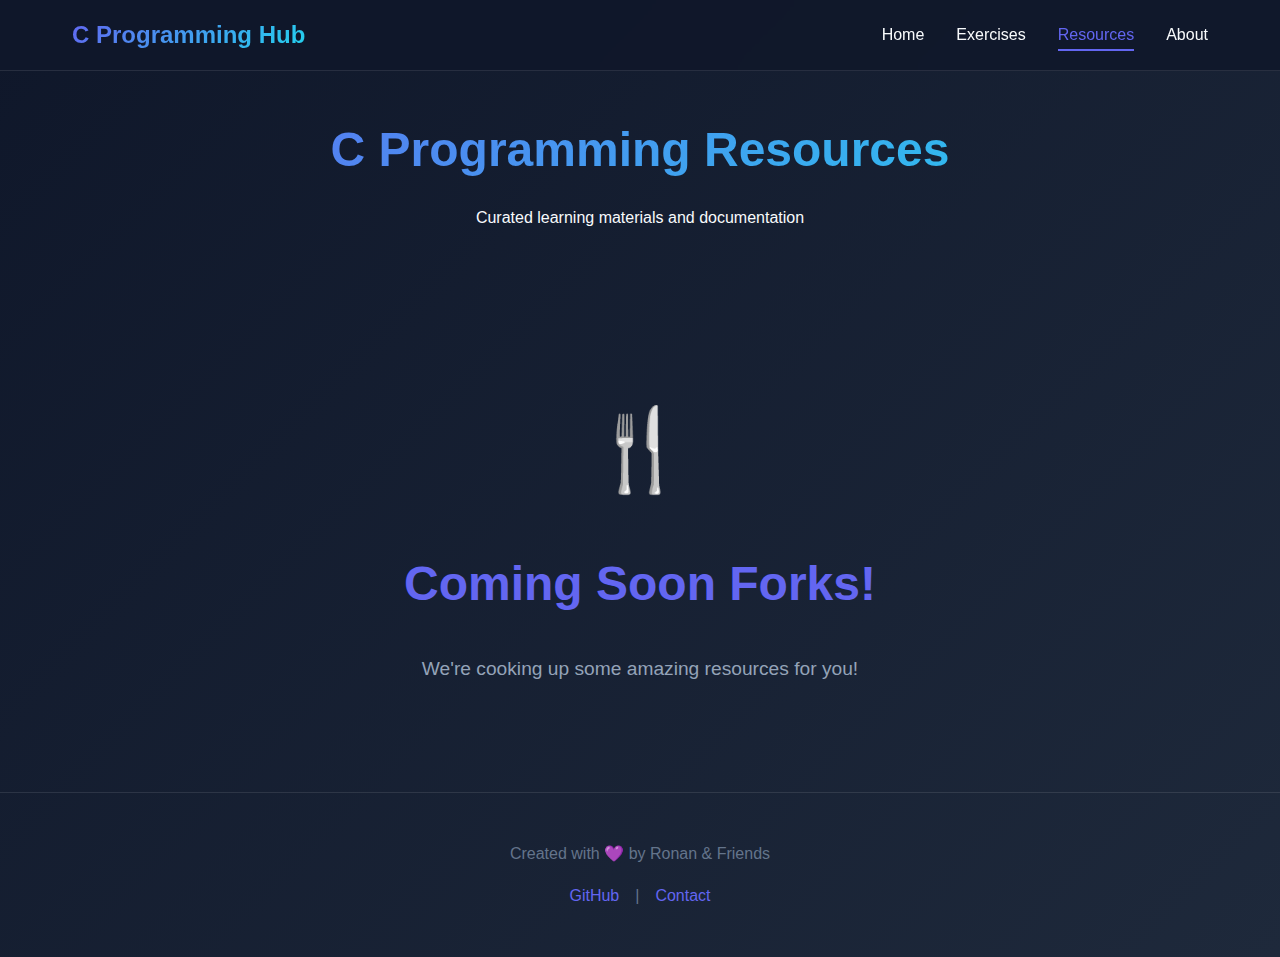
<file: c-programming-hub/resources.html>
<!DOCTYPE html>
<html lang="en">
<head>
    <meta charset="UTF-8">
    <meta name="viewport" content="width=device-width, initial-scale=1.0">
    <title>Resources - C Programming Hub</title>
    
    <!-- External CSS Files -->
    <link rel="stylesheet" href="css/global.css">
    <style>
        .resources-header {
            padding: 7rem 2rem 3rem;
            text-align: center;
        }
        
        .resources-header h1 {
            font-size: 3rem;
            margin-bottom: 1rem;
            background: linear-gradient(135deg, var(--primary) 0%, var(--secondary) 100%);
            -webkit-background-clip: text;
            -webkit-text-fill-color: transparent;
            background-clip: text;
        }
        
        .coming-soon {
            text-align: center;
            padding: 4rem 2rem;
            min-height: 50vh;
            display: flex;
            flex-direction: column;
            justify-content: center;
            align-items: center;
        }
        
        .coming-soon h2 {
            font-size: 3rem;
            margin-bottom: 2rem;
            color: var(--primary);
            animation: pulse 2s ease-in-out infinite;
        }
        
        .fork-icon {
            font-size: 5rem;
            margin-bottom: 2rem;
            animation: float 3s ease-in-out infinite;
        }
        
        @keyframes pulse {
            0%, 100% { opacity: 1; }
            50% { opacity: 0.7; }
        }
        
        @keyframes float {
            0%, 100% { transform: translateY(0); }
            50% { transform: translateY(-20px); }
        }
    </style>
</head>
<body>
    <!-- Navigation -->
    <nav>
        <div class="nav-container">
            <div class="logo">C Programming Hub</div>
            <ul class="nav-links">
                <li><a href="index.html">Home</a></li>
                <li><a href="exercises.html">Exercises</a></li>
                <li><a href="resources.html">Resources</a></li>
                <li><a href="about.html">About</a></li>
            </ul>
        </div>
    </nav>

    <!-- Resources Header -->
    <header class="resources-header">
        <h1>C Programming Resources</h1>
        <p>Curated learning materials and documentation</p>
    </header>

    <!-- Coming Soon -->
    <div class="container">
        <div class="coming-soon">
            <div class="fork-icon">🍴</div>
            <h2>Coming Soon Forks!</h2>
            <p style="color: #94a3b8; font-size: 1.2rem;">We're cooking up some amazing resources for you!</p>
        </div>
    </div>

    <!-- Footer -->
    <footer>
        <p>Created with 💜 by Ronan & Friends</p>
        <div class="social-links">
            <a href="https://github.com/yourusername/c-programming-hub">GitHub</a>
            <span style="color: #64748b;"> | </span>
            <a href="mailto:your-email@example.com">Contact</a>
        </div>
    </footer>

    <!-- External JavaScript -->
    <script src="js/main.js"></script>
</body>
</html>
</file>
<file: css/global.css>
/* Global CSS - Shared across all pages */
* {
    margin: 0;
    padding: 0;
    box-sizing: border-box;
}

:root {
    --primary: #6366f1;
    --primary-dark: #4f46e5;
    --secondary: #22d3ee;
    --dark: #0f172a;
    --light: #f8fafc;
    --success: #10b981;
    --danger: #ef4444;
    --warning: #f59e0b;
    --code-bg: #1e293b;
}

body {
    font-family: 'Inter', -apple-system, BlinkMacSystemFont, sans-serif;
    background: linear-gradient(135deg, var(--dark) 0%, #1e293b 100%);
    color: var(--light);
    min-height: 100vh;
    line-height: 1.6;
}

/* Navigation */
nav {
    background: rgba(15, 23, 42, 0.9);
    backdrop-filter: blur(10px);
    border-bottom: 1px solid rgba(255, 255, 255, 0.1);
    padding: 1rem 0;
    position: fixed;
    width: 100%;
    top: 0;
    z-index: 1000;
}

.nav-container {
    max-width: 1200px;
    margin: 0 auto;
    padding: 0 2rem;
    display: flex;
    justify-content: space-between;
    align-items: center;
}

.logo {
    font-size: 1.5rem;
    font-weight: bold;
    background: linear-gradient(135deg, var(--primary) 0%, var(--secondary) 100%);
    -webkit-background-clip: text;
    -webkit-text-fill-color: transparent;
    background-clip: text;
}

.nav-links {
    display: flex;
    gap: 2rem;
    list-style: none;
}

.nav-links a {
    color: var(--light);
    text-decoration: none;
    transition: all 0.3s ease;
    position: relative;
    padding: 0.5rem 0;
}

.nav-links a:hover {
    color: var(--primary);
}

.nav-links a::after {
    content: '';
    position: absolute;
    bottom: 0;
    left: 0;
    width: 0;
    height: 2px;
    background: var(--primary);
    transition: width 0.3s ease;
}

.nav-links a:hover::after,
.nav-links a.active::after {
    width: 100%;
}

.nav-links a.active {
    color: var(--primary);
}

/* Common Button Styles */
.btn {
    display: inline-block;
    padding: 0.75rem 2rem;
    border-radius: 0.5rem;
    text-decoration: none;
    font-weight: 600;
    transition: all 0.3s ease;
    cursor: pointer;
    border: none;
    font-size: 0.875rem;
}

.btn-primary {
    background: linear-gradient(135deg, var(--primary) 0%, var(--primary-dark) 100%);
    color: white;
}

.btn-primary:hover {
    transform: translateY(-2px);
    box-shadow: 0 10px 20px rgba(99, 102, 241, 0.3);
}

.btn-secondary {
    background: transparent;
    color: var(--light);
    border: 2px solid rgba(255, 255, 255, 0.2);
}

.btn-secondary:hover {
    border-color: var(--primary);
    color: var(--primary);
}

/* Common Container */
.container {
    max-width: 1200px;
    margin: 0 auto;
    padding: 2rem;
}

/* Footer */
footer {
    padding: 3rem 2rem;
    text-align: center;
    border-top: 1px solid rgba(255, 255, 255, 0.1);
}

footer p {
    color: #64748b;
    margin-bottom: 1rem;
}

.social-links {
    display: flex;
    gap: 1rem;
    justify-content: center;
}

.social-links a {
    color: var(--primary);
    text-decoration: none;
    transition: color 0.3s ease;
}

.social-links a:hover {
    color: var(--secondary);
}

/* Common Card Styles */
.card {
    background: rgba(30, 41, 59, 0.5);
    backdrop-filter: blur(10px);
    border: 1px solid rgba(255, 255, 255, 0.1);
    border-radius: 1rem;
    padding: 2rem;
    transition: all 0.3s ease;
}

.card:hover {
    transform: translateY(-5px);
    box-shadow: 0 20px 40px rgba(0, 0, 0, 0.3);
    border-color: var(--primary);
}

/* Animations */
@keyframes fadeIn {
    from { opacity: 0; transform: translateY(20px); }
    to { opacity: 1; transform: translateY(0); }
}

@keyframes fadeInUp {
    from { opacity: 0; transform: translateY(30px); }
    to { opacity: 1; transform: translateY(0); }
}

@keyframes fadeInDown {
    from { opacity: 0; transform: translateY(-30px); }
    to { opacity: 1; transform: translateY(0); }
}

@keyframes slideIn {
    from { opacity: 0; transform: translateX(-20px); }
    to { opacity: 1; transform: translateX(0); }
}

/* Mobile Responsive */
@media (max-width: 768px) {
    .nav-links {
        gap: 1rem;
        font-size: 0.9rem;
    }
    
    .container {
        padding: 1rem;
    }
    
    .btn {
        padding: 0.5rem 1.5rem;
        font-size: 0.875rem;
    }
}
</file>
<file: css/home.css>
/* Homepage Specific Styles */

/* Hero Section */
.hero {
    padding: 10rem 2rem 6rem;
    text-align: center;
    max-width: 1200px;
    margin: 0 auto;
}

.hero h1 {
    font-size: 3.5rem;
    margin-bottom: 1.5rem;
    background: linear-gradient(135deg, var(--primary) 0%, var(--secondary) 100%);
    -webkit-background-clip: text;
    -webkit-text-fill-color: transparent;
    background-clip: text;
    animation: fadeIn 1s ease-out;
}

.hero p {
    font-size: 1.25rem;
    color: #94a3b8;
    margin-bottom: 3rem;
    max-width: 600px;
    margin-left: auto;
    margin-right: auto;
    animation: fadeIn 1s ease-out 0.2s;
    animation-fill-mode: both;
}

.cta-buttons {
    display: flex;
    gap: 1rem;
    justify-content: center;
    flex-wrap: wrap;
    animation: fadeIn 1s ease-out 0.4s;
    animation-fill-mode: both;
}

/* Features Section */
.features {
    padding: 4rem 2rem;
    max-width: 1200px;
    margin: 0 auto;
}

.features h2 {
    text-align: center;
    font-size: 2.5rem;
    margin-bottom: 3rem;
    color: var(--primary);
}

.feature-grid {
    display: grid;
    grid-template-columns: repeat(auto-fit, minmax(300px, 1fr));
    gap: 2rem;
}

.feature-card {
    background: rgba(30, 41, 59, 0.5);
    backdrop-filter: blur(10px);
    border: 1px solid rgba(255, 255, 255, 0.1);
    border-radius: 1rem;
    padding: 2rem;
    text-align: center;
    transition: all 0.3s ease;
}

.feature-card:hover {
    transform: translateY(-5px);
    box-shadow: 0 20px 40px rgba(0, 0, 0, 0.3);
    border-color: var(--primary);
}

.feature-icon {
    font-size: 3rem;
    margin-bottom: 1rem;
}

.feature-card h3 {
    font-size: 1.5rem;
    margin-bottom: 1rem;
    color: var(--secondary);
}

.feature-card p {
    color: #cbd5e1;
    line-height: 1.6;
}

/* Topics Section */
.topics {
    padding: 4rem 2rem;
    background: rgba(15, 23, 42, 0.5);
}

.topics-container {
    max-width: 1200px;
    margin: 0 auto;
}

.topics h2 {
    text-align: center;
    font-size: 2.5rem;
    margin-bottom: 3rem;
    color: var(--primary);
}

.topic-list {
    display: grid;
    grid-template-columns: repeat(auto-fit, minmax(200px, 1fr));
    gap: 1rem;
}

.topic-item {
    background: rgba(30, 41, 59, 0.5);
    padding: 1rem;
    border-radius: 0.5rem;
    border: 1px solid rgba(255, 255, 255, 0.1);
    transition: all 0.3s ease;
    text-align: center;
}

.topic-item:hover {
    border-color: var(--primary);
    transform: translateX(5px);
}

/* Mobile Responsive */
@media (max-width: 768px) {
    .hero h1 {
        font-size: 2.5rem;
    }
    
    .hero p {
        font-size: 1.1rem;
    }
    
    .cta-buttons {
        flex-direction: column;
        align-items: center;
    }
    
    .btn {
        width: 200px;
        text-align: center;
    }
}
</file>
<file: css/exercises.css>
.exercises-header {
    text-align: center;
    padding: 7rem 2rem 3rem;
    margin-bottom: 2rem;
}

.exercises-header h1 {
    font-size: 3rem;
    margin-bottom: 1rem;
    background: linear-gradient(135deg, var(--primary) 0%, var(--secondary) 100%);
    -webkit-background-clip: text;
    -webkit-text-fill-color: transparent;
    background-clip: text;
    animation: fadeInDown 0.8s ease-out;
}

.exercises-header p {
    font-size: 1.25rem;
    color: #94a3b8;
    margin-bottom: 2rem;
}

/* Filter Controls */
.filter-controls {
    display: flex;
    flex-wrap: wrap;
    gap: 2rem;
    justify-content: center;
    margin-bottom: 3rem;
    padding: 2rem;
    background: rgba(15, 23, 42, 0.5);
    border-radius: 1rem;
    backdrop-filter: blur(10px);
}

.filter-group {
    display: flex;
    flex-direction: column;
    gap: 0.5rem;
}

.filter-group label {
    font-size: 0.875rem;
    color: #94a3b8;
    text-transform: uppercase;
    letter-spacing: 0.05em;
}

.filter-badges,
.topic-badges {
    display: flex;
    gap: 0.5rem;
    flex-wrap: wrap;
}

.badge {
    padding: 0.5rem 1rem;
    border-radius: 2rem;
    font-size: 0.875rem;
    font-weight: 600;
    cursor: pointer;
    transition: all 0.3s ease;
    background: rgba(255, 255, 255, 0.1);
    border: 2px solid transparent;
    color: var(--light);
}

.badge:hover {
    transform: translateY(-2px);
    box-shadow: 0 5px 15px rgba(0, 0, 0, 0.2);
}

.badge.active {
    border-color: var(--primary);
    background: rgba(99, 102, 241, 0.2);
}

/* Difficulty specific colors */
.badge.easy { color: var(--success); }
.badge.medium { color: var(--warning); }
.badge.hard { color: var(--danger); }

.badge.easy.active { 
    border-color: var(--success);
    background: rgba(16, 185, 129, 0.2);
}
.badge.medium.active { 
    border-color: var(--warning);
    background: rgba(245, 158, 11, 0.2);
}
.badge.hard.active { 
    border-color: var(--danger);
    background: rgba(239, 68, 68, 0.2);
}

/* Search Bar */
.search-container {
    position: relative;
    width: 100%;
    max-width: 400px;
}

.search-input {
    width: 100%;
    padding: 0.75rem 1rem 0.75rem 3rem;
    border-radius: 2rem;
    border: 1px solid rgba(255, 255, 255, 0.2);
    background: rgba(30, 41, 59, 0.5);
    color: var(--light);
    font-size: 1rem;
    transition: all 0.3s ease;
}

.search-input:focus {
    outline: none;
    border-color: var(--primary);
    box-shadow: 0 0 0 3px rgba(99, 102, 241, 0.1);
}

.search-icon {
    position: absolute;
    left: 1rem;
    top: 50%;
    transform: translateY(-50%);
    color: #64748b;
}

/* Exercise Stats */
.exercise-stats {
    text-align: center;
    margin-bottom: 2rem;
    color: #94a3b8;
}

.stat {
    display: inline-block;
    margin: 0 1rem;
}

.stat-number {
    font-size: 1.5rem;
    font-weight: bold;
    color: var(--primary);
}

/* Exercise Grid */
.exercises-grid {
    display: grid;
    grid-template-columns: repeat(auto-fill, minmax(350px, 1fr));
    gap: 2rem;
    margin-bottom: 4rem;
}

/* Exercise Card */
.exercise-card {
    background: rgba(30, 41, 59, 0.5);
    backdrop-filter: blur(10px);
    border: 1px solid rgba(255, 255, 255, 0.1);
    border-radius: 1rem;
    padding: 1.5rem;
    transition: all 0.3s ease;
    animation: fadeInUp 0.6s ease-out;
    animation-fill-mode: both;
    position: relative;
    overflow: hidden;
}

.exercise-card::before {
    content: '';
    position: absolute;
    top: 0;
    left: 0;
    width: 100%;
    height: 4px;
    background: linear-gradient(90deg, var(--primary), var(--secondary));
    transform: translateX(-100%);
    transition: transform 0.3s ease;
}

.exercise-card:hover::before {
    transform: translateX(0);
}

.exercise-card:hover {
    transform: translateY(-5px);
    box-shadow: 0 20px 40px rgba(0, 0, 0, 0.3);
    border-color: var(--primary);
}

/* Exercise Header */
.exercise-header {
    display: flex;
    justify-content: space-between;
    align-items: flex-start;
    margin-bottom: 1rem;
}

.exercise-title {
    font-size: 1.25rem;
    color: var(--primary);
    margin: 0;
}

.exercise-meta {
    display: flex;
    gap: 0.5rem;
    flex-wrap: wrap;
}

.difficulty-indicator,
.topic-indicator {
    padding: 0.25rem 0.75rem;
    border-radius: 0.5rem;
    font-size: 0.75rem;
    font-weight: 600;
    text-transform: uppercase;
}

.difficulty-indicator.easy {
    background: rgba(16, 185, 129, 0.2);
    color: var(--success);
}

.difficulty-indicator.medium {
    background: rgba(245, 158, 11, 0.2);
    color: var(--warning);
}

.difficulty-indicator.hard {
    background: rgba(239, 68, 68, 0.2);
    color: var(--danger);
}

.topic-indicator {
    background: rgba(99, 102, 241, 0.2);
    color: var(--primary);
}

/* Exercise Content */
.exercise-description {
    color: #cbd5e1;
    margin-bottom: 1rem;
    line-height: 1.6;
}

.exercise-actions {
    display: flex;
    gap: 0.5rem;
    margin-top: 1rem;
}

.btn-small {
    padding: 0.5rem 1rem;
    font-size: 0.875rem;
}

/* Code Preview */
.code-preview {
    background: var(--code-bg);
    border: 1px solid rgba(255, 255, 255, 0.1);
    border-radius: 0.5rem;
    padding: 1rem;
    margin: 1rem 0;
    font-family: 'Consolas', 'Monaco', monospace;
    font-size: 0.875rem;
    overflow-x: auto;
}

.code-preview:hover {
    border-color: var(--primary);
}

/* Completed Badge */
.completed-badge {
    position: absolute;
    top: 1rem;
    right: 1rem;
    background: var(--success);
    color: white;
    padding: 0.25rem 0.75rem;
    border-radius: 1rem;
    font-size: 0.75rem;
    font-weight: bold;
}

/* No Results Message */
.no-results {
    text-align: center;
    padding: 4rem 2rem;
    color: #64748b;
}

.no-results h3 {
    font-size: 1.5rem;
    margin-bottom: 1rem;
}

/* Loading Spinner */
.loading {
    display: flex;
    justify-content: center;
    padding: 4rem;
}

.spinner {
    width: 50px;
    height: 50px;
    border: 3px solid rgba(255, 255, 255, 0.1);
    border-top-color: var(--primary);
    border-radius: 50%;
    animation: spin 1s linear infinite;
}

@keyframes spin {
    to { transform: rotate(360deg); }
}

/* Mobile Responsive */
@media (max-width: 768px) {
    .exercises-header h1 {
        font-size: 2rem;
    }
    
    .filter-controls {
        padding: 1rem;
    }
    
    .exercises-grid {
        grid-template-columns: 1fr;
        gap: 1rem;
    }
    
    .exercise-stats {
        display: flex;
        flex-direction: column;
        gap: 0.5rem;
    }
    
    .stat {
        margin: 0;
    }
}
/* Add this to your exercises.css or in a <style> tag in exercises.html */

/* Fix grid layout to stack vertically */
.exercises-grid {
    display: grid;
    grid-template-columns: 1fr; /* Single column layout */
    gap: 2rem;
    margin-bottom: 4rem;
    max-width: 1000px;
    margin-left: auto;
    margin-right: auto;
}

/* Ensure exercise cards have proper spacing */
.exercise-card {
    background: rgba(30, 41, 59, 0.8);
    backdrop-filter: blur(10px);
    border: 1px solid rgba(255, 255, 255, 0.1);
    border-radius: 1rem;
    padding: 2rem;
    width: 100%;
    box-sizing: border-box;
}

/* Fix code sections */
.code-section {
    margin: 1.5rem 0;
}

.code-section pre {
    background: var(--code-bg, #1e293b);
    border: 1px solid rgba(255, 255, 255, 0.1);
    border-radius: 0.5rem;
    padding: 1rem;
    overflow-x: auto;
    white-space: pre-wrap;
    word-wrap: break-word;
    max-width: 100%;
}

/* Fix example boxes */
.example-io {
    display: grid;
    grid-template-columns: 1fr 1fr;
    gap: 1rem;
    margin: 1.5rem 0;
}

@media (max-width: 768px) {
    .example-io {
        grid-template-columns: 1fr;
    }
}

.io-box {
    background: rgba(15, 23, 42, 0.8);
    border: 1px solid rgba(255, 255, 255, 0.1);
    border-radius: 0.5rem;
    padding: 1rem;
}

.io-box pre {
    margin: 0;
    background: transparent;
    border: none;
    padding: 0.5rem 0;
}

/* Fix exercise header */
.exercise-header {
    display: flex;
    justify-content: space-between;
    align-items: flex-start;
    margin-bottom: 1.5rem;
    flex-wrap: wrap;
    gap: 1rem;
}

.exercise-meta {
    display: flex;
    gap: 0.5rem;
    flex-wrap: wrap;
}

/* Fix buttons */
.exercise-actions {
    display: flex;
    gap: 1rem;
    margin-top: 1.5rem;
    flex-wrap: wrap;
}

.exercise-actions .btn {
    padding: 0.75rem 1.5rem;
}

/* Fix solution box */
.solution-box pre {
    max-height: 400px;
    overflow-y: auto;
}

/* Ensure proper text color */
.exercise-description {
    color: #cbd5e1;
    line-height: 1.6;
    margin-bottom: 1.5rem;
}
progress-section {
    background: rgba(30, 41, 59, 0.5);
    border-radius: 1rem;
    padding: 1.5rem;
    margin-bottom: 2rem;
    text-align: center;
}

.progress-bar {
    background: rgba(255, 255, 255, 0.1);
    border-radius: 1rem;
    height: 20px;
    overflow: hidden;
    margin: 1rem 0;
}

.progress-bar-fill {
    background: linear-gradient(90deg, var(--primary), var(--secondary));
    height: 100%;
    width: 0%;
    transition: width 0.5s ease;
    border-radius: 1rem;
}

.progress-text {
    font-size: 1.25rem;
    font-weight: bold;
    color: var(--primary);
}

/* Completed Exercise Styling */
.exercise-card.completed {
    border-color: var(--success);
    background: rgba(16, 185, 129, 0.05);
}

.completed-badge {
    position: absolute;
    top: 1rem;
    right: 1rem;
    background: var(--success);
    color: white;
    padding: 0.25rem 0.75rem;
    border-radius: 1rem;
    font-size: 0.75rem;
    font-weight: bold;
    animation: popIn 0.3s ease;
}

@keyframes popIn {
    0% {
        transform: scale(0);
        opacity: 0;
    }
    100% {
        transform: scale(1);
        opacity: 1;
    }
}

/* Mark Complete Button */
.mark-complete-btn {
    background: linear-gradient(135deg, #10b981 0%, #059669 100%);
    color: white;
    border: none;
    transition: all 0.3s ease;
}

.mark-complete-btn:hover {
    transform: translateY(-2px);
    box-shadow: 0 10px 20px rgba(16, 185, 129, 0.3);
}

.mark-complete-btn.completed {
    background: rgba(16, 185, 129, 0.2);
    border: 2px solid var(--success);
    color: var(--success);
}

/* Search Highlighting */
mark {
    background: rgba(255, 212, 59, 0.3);
    color: inherit;
    padding: 0 2px;
    border-radius: 2px;
    font-weight: bold;
}

/* Enhanced Stats Section */
.exercise-stats {
    background: rgba(30, 41, 59, 0.3);
    border-radius: 1rem;
    padding: 1.5rem;
    margin-bottom: 2rem;
    display: flex;
    justify-content: center;
    gap: 3rem;
    flex-wrap: wrap;
}

.stat {
    text-align: center;
}

.stat-number {
    font-size: 2rem;
    font-weight: bold;
    display: block;
    margin-bottom: 0.5rem;
}

.stat-label {
    font-size: 0.875rem;
    color: #94a3b8;
    text-transform: uppercase;
    letter-spacing: 0.05em;
}

/* Clear Progress Button */
.clear-progress-btn {
    background: rgba(239, 68, 68, 0.2);
    color: var(--danger);
    border: 1px solid var(--danger);
    padding: 0.5rem 1rem;
    border-radius: 0.5rem;
    font-size: 0.875rem;
    cursor: pointer;
    transition: all 0.3s ease;
    margin-top: 1rem;
}

.clear-progress-btn:hover {
    background: var(--danger);
    color: white;
}

/* Exercise position relative for badge */
.exercise-card {
    position: relative;
}

/* Success button style */
.btn-success {
    background: linear-gradient(135deg, var(--success) 0%, #059669 100%);
    color: white;
}
</file>
<file: css/code-submission.css>
/* css/code-submission.css - Styles for AI Code Coach */

/* Code Editor Styles */
.code-submission {
    margin-top: 2rem;
    padding-top: 2rem;
    border-top: 1px solid rgba(255, 255, 255, 0.1);
}

.code-submission h4 {
    color: var(--primary);
    margin-bottom: 1rem;
    font-size: 1.1rem;
}

.code-editor {
    width: 100%;
    min-height: 250px;
    background: #0f172a;
    color: #e2e8f0;
    border: 2px solid #334155;
    border-radius: 0.5rem;
    padding: 1rem;
    font-family: 'Monaco', 'Consolas', 'Courier New', monospace;
    font-size: 14px;
    line-height: 1.6;
    resize: vertical;
    transition: all 0.3s ease;
    tab-size: 4;
    white-space: pre;
}

.code-editor:focus {
    outline: none;
    border-color: var(--primary);
    box-shadow: 0 0 0 3px rgba(99, 102, 241, 0.1);
}

.code-editor::placeholder {
    color: #475569;
    white-space: pre-line;
}

/* Submit Button */
.submit-solution-btn {
    margin-top: 1rem;
    background: linear-gradient(135deg, var(--primary) 0%, var(--secondary) 100%);
    color: white;
    padding: 0.75rem 2rem;
    border: none;
    border-radius: 0.5rem;
    font-weight: 600;
    cursor: pointer;
    transition: all 0.3s ease;
    display: inline-block;
}

.submit-solution-btn:hover:not(:disabled) {
    transform: translateY(-2px);
    box-shadow: 0 10px 20px rgba(99, 102, 241, 0.3);
}

.submit-solution-btn:disabled {
    opacity: 0.6;
    cursor: not-allowed;
}

/* Last Score Display */
.last-score {
    display: inline-block;
    margin-left: 1rem;
    padding: 0.5rem 1rem;
    background: rgba(99, 102, 241, 0.1);
    border-radius: 0.5rem;
    font-size: 0.875rem;
    color: var(--primary);
}

/* Feedback Section */
.feedback-section {
    margin-top: 1.5rem;
    min-height: 100px;
}

.loading-feedback {
    text-align: center;
    padding: 2rem;
    background: rgba(99, 102, 241, 0.1);
    border-radius: 0.5rem;
    border: 1px solid rgba(99, 102, 241, 0.2);
}

.loading-feedback .spinner {
    width: 40px;
    height: 40px;
    border: 3px solid rgba(99, 102, 241, 0.2);
    border-top-color: var(--primary);
    border-radius: 50%;
    margin: 0 auto 1rem;
    animation: spin 1s linear infinite;
}

.error-feedback {
    padding: 1.5rem;
    background: rgba(239, 68, 68, 0.1);
    border: 1px solid rgba(239, 68, 68, 0.3);
    border-radius: 0.5rem;
    color: #fca5a5;
    text-align: center;
}

/* AI Feedback Box */
.ai-feedback {
    padding: 1.5rem;
    border-radius: 0.5rem;
    border: 2px solid;
    animation: slideIn 0.3s ease-out;
}

.ai-feedback.success {
    background: rgba(16, 185, 129, 0.1);
    border-color: #10b981;
}

.ai-feedback.warning {
    background: rgba(251, 191, 36, 0.1);
    border-color: #fbbf24;
}

.ai-feedback.error {
    background: rgba(239, 68, 68, 0.1);
    border-color: #ef4444;
}

.feedback-header {
    display: flex;
    justify-content: space-between;
    align-items: center;
    margin-bottom: 1.5rem;
    flex-wrap: wrap;
    gap: 1rem;
}

.feedback-header h4 {
    margin: 0;
    font-size: 1.25rem;
}

.score-display {
    display: flex;
    align-items: center;
    gap: 0.5rem;
    font-size: 1.5rem;
    font-weight: bold;
}

.score-label {
    color: #94a3b8;
    font-size: 1rem;
    font-weight: normal;
}

.score-value {
    color: var(--primary);
}

.score-percentage {
    font-size: 1rem;
    color: #94a3b8;
    font-weight: normal;
}

.ai-feedback.success .score-value {
    color: #10b981;
}

.ai-feedback.warning .score-value {
    color: #fbbf24;
}

.ai-feedback.error .score-value {
    color: #ef4444;
}

/* Feedback Content */
.feedback-content {
    margin-bottom: 1.5rem;
}

.feedback-content .feedback-section {
    margin-bottom: 1rem;
}

.feedback-content h5 {
    margin: 0 0 0.5rem 0;
    font-size: 1rem;
    font-weight: 600;
}

.feedback-content p {
    margin: 0;
    line-height: 1.6;
    color: #cbd5e1;
}

/* Feedback Actions */
.feedback-actions {
    display: flex;
    gap: 1rem;
    flex-wrap: wrap;
}

.feedback-actions .btn {
    padding: 0.5rem 1.5rem;
    font-size: 0.875rem;
}

/* Animations */
@keyframes spin {
    to { transform: rotate(360deg); }
}

@keyframes slideIn {
    from {
        opacity: 0;
        transform: translateY(-10px);
    }
    to {
        opacity: 1;
        transform: translateY(0);
    }
}

/* Responsive Design */
@media (max-width: 768px) {
    .code-editor {
        min-height: 200px;
        font-size: 13px;
    }
    
    .feedback-header {
        flex-direction: column;
        align-items: flex-start;
    }
    
    .score-display {
        font-size: 1.25rem;
    }
    
    .submit-solution-btn {
        width: 100%;
        text-align: center;
    }
    
    .last-score {
        display: block;
        margin-left: 0;
        margin-top: 0.5rem;
        text-align: center;
    }
}
</file>
<file: c-programming-hub/css/global.css>
/* Global CSS - Shared across all pages */
* {
    margin: 0;
    padding: 0;
    box-sizing: border-box;
}

:root {
    --primary: #6366f1;
    --primary-dark: #4f46e5;
    --secondary: #22d3ee;
    --dark: #0f172a;
    --light: #f8fafc;
    --success: #10b981;
    --danger: #ef4444;
    --warning: #f59e0b;
    --code-bg: #1e293b;
}

body {
    font-family: 'Inter', -apple-system, BlinkMacSystemFont, sans-serif;
    background: linear-gradient(135deg, var(--dark) 0%, #1e293b 100%);
    color: var(--light);
    min-height: 100vh;
    line-height: 1.6;
}

/* Navigation */
nav {
    background: rgba(15, 23, 42, 0.9);
    backdrop-filter: blur(10px);
    border-bottom: 1px solid rgba(255, 255, 255, 0.1);
    padding: 1rem 0;
    position: fixed;
    width: 100%;
    top: 0;
    z-index: 1000;
}

.nav-container {
    max-width: 1200px;
    margin: 0 auto;
    padding: 0 2rem;
    display: flex;
    justify-content: space-between;
    align-items: center;
}

.logo {
    font-size: 1.5rem;
    font-weight: bold;
    background: linear-gradient(135deg, var(--primary) 0%, var(--secondary) 100%);
    -webkit-background-clip: text;
    -webkit-text-fill-color: transparent;
    background-clip: text;
}

.nav-links {
    display: flex;
    gap: 2rem;
    list-style: none;
}

.nav-links a {
    color: var(--light);
    text-decoration: none;
    transition: all 0.3s ease;
    position: relative;
    padding: 0.5rem 0;
}

.nav-links a:hover {
    color: var(--primary);
}

.nav-links a::after {
    content: '';
    position: absolute;
    bottom: 0;
    left: 0;
    width: 0;
    height: 2px;
    background: var(--primary);
    transition: width 0.3s ease;
}

.nav-links a:hover::after,
.nav-links a.active::after {
    width: 100%;
}

.nav-links a.active {
    color: var(--primary);
}

/* Common Button Styles */
.btn {
    display: inline-block;
    padding: 0.75rem 2rem;
    border-radius: 0.5rem;
    text-decoration: none;
    font-weight: 600;
    transition: all 0.3s ease;
    cursor: pointer;
    border: none;
    font-size: 0.875rem;
}

.btn-primary {
    background: linear-gradient(135deg, var(--primary) 0%, var(--primary-dark) 100%);
    color: white;
}

.btn-primary:hover {
    transform: translateY(-2px);
    box-shadow: 0 10px 20px rgba(99, 102, 241, 0.3);
}

.btn-secondary {
    background: transparent;
    color: var(--light);
    border: 2px solid rgba(255, 255, 255, 0.2);
}

.btn-secondary:hover {
    border-color: var(--primary);
    color: var(--primary);
}

/* Common Container */
.container {
    max-width: 1200px;
    margin: 0 auto;
    padding: 2rem;
}

/* Footer */
footer {
    padding: 3rem 2rem;
    text-align: center;
    border-top: 1px solid rgba(255, 255, 255, 0.1);
}

footer p {
    color: #64748b;
    margin-bottom: 1rem;
}

.social-links {
    display: flex;
    gap: 1rem;
    justify-content: center;
}

.social-links a {
    color: var(--primary);
    text-decoration: none;
    transition: color 0.3s ease;
}

.social-links a:hover {
    color: var(--secondary);
}

/* Common Card Styles */
.card {
    background: rgba(30, 41, 59, 0.5);
    backdrop-filter: blur(10px);
    border: 1px solid rgba(255, 255, 255, 0.1);
    border-radius: 1rem;
    padding: 2rem;
    transition: all 0.3s ease;
}

.card:hover {
    transform: translateY(-5px);
    box-shadow: 0 20px 40px rgba(0, 0, 0, 0.3);
    border-color: var(--primary);
}

/* Animations */
@keyframes fadeIn {
    from { opacity: 0; transform: translateY(20px); }
    to { opacity: 1; transform: translateY(0); }
}

@keyframes fadeInUp {
    from { opacity: 0; transform: translateY(30px); }
    to { opacity: 1; transform: translateY(0); }
}

@keyframes fadeInDown {
    from { opacity: 0; transform: translateY(-30px); }
    to { opacity: 1; transform: translateY(0); }
}

@keyframes slideIn {
    from { opacity: 0; transform: translateX(-20px); }
    to { opacity: 1; transform: translateX(0); }
}

/* Mobile Responsive */
@media (max-width: 768px) {
    .nav-links {
        gap: 1rem;
        font-size: 0.9rem;
    }
    
    .container {
        padding: 1rem;
    }
    
    .btn {
        padding: 0.5rem 1.5rem;
        font-size: 0.875rem;
    }
}
</file>
<file: c-programming-hub/css/exercises.css>
.exercises-header {
    text-align: center;
    padding: 7rem 2rem 3rem;
    margin-bottom: 2rem;
}

.exercises-header h1 {
    font-size: 3rem;
    margin-bottom: 1rem;
    background: linear-gradient(135deg, var(--primary) 0%, var(--secondary) 100%);
    -webkit-background-clip: text;
    -webkit-text-fill-color: transparent;
    background-clip: text;
    animation: fadeInDown 0.8s ease-out;
}

.exercises-header p {
    font-size: 1.25rem;
    color: #94a3b8;
    margin-bottom: 2rem;
}

/* Filter Controls */
.filter-controls {
    display: flex;
    flex-wrap: wrap;
    gap: 2rem;
    justify-content: center;
    margin-bottom: 3rem;
    padding: 2rem;
    background: rgba(15, 23, 42, 0.5);
    border-radius: 1rem;
    backdrop-filter: blur(10px);
}

.filter-group {
    display: flex;
    flex-direction: column;
    gap: 0.5rem;
}

.filter-group label {
    font-size: 0.875rem;
    color: #94a3b8;
    text-transform: uppercase;
    letter-spacing: 0.05em;
}

.filter-badges,
.topic-badges {
    display: flex;
    gap: 0.5rem;
    flex-wrap: wrap;
}

.badge {
    padding: 0.5rem 1rem;
    border-radius: 2rem;
    font-size: 0.875rem;
    font-weight: 600;
    cursor: pointer;
    transition: all 0.3s ease;
    background: rgba(255, 255, 255, 0.1);
    border: 2px solid transparent;
    color: var(--light);
}

.badge:hover {
    transform: translateY(-2px);
    box-shadow: 0 5px 15px rgba(0, 0, 0, 0.2);
}

.badge.active {
    border-color: var(--primary);
    background: rgba(99, 102, 241, 0.2);
}

/* Difficulty specific colors */
.badge.easy { color: var(--success); }
.badge.medium { color: var(--warning); }
.badge.hard { color: var(--danger); }

.badge.easy.active { 
    border-color: var(--success);
    background: rgba(16, 185, 129, 0.2);
}
.badge.medium.active { 
    border-color: var(--warning);
    background: rgba(245, 158, 11, 0.2);
}
.badge.hard.active { 
    border-color: var(--danger);
    background: rgba(239, 68, 68, 0.2);
}

/* Search Bar */
.search-container {
    position: relative;
    width: 100%;
    max-width: 400px;
}

.search-input {
    width: 100%;
    padding: 0.75rem 1rem 0.75rem 3rem;
    border-radius: 2rem;
    border: 1px solid rgba(255, 255, 255, 0.2);
    background: rgba(30, 41, 59, 0.5);
    color: var(--light);
    font-size: 1rem;
    transition: all 0.3s ease;
}

.search-input:focus {
    outline: none;
    border-color: var(--primary);
    box-shadow: 0 0 0 3px rgba(99, 102, 241, 0.1);
}

.search-icon {
    position: absolute;
    left: 1rem;
    top: 50%;
    transform: translateY(-50%);
    color: #64748b;
}

/* Exercise Stats */
.exercise-stats {
    text-align: center;
    margin-bottom: 2rem;
    color: #94a3b8;
}

.stat {
    display: inline-block;
    margin: 0 1rem;
}

.stat-number {
    font-size: 1.5rem;
    font-weight: bold;
    color: var(--primary);
}

/* Exercise Grid */
.exercises-grid {
    display: grid;
    grid-template-columns: repeat(auto-fill, minmax(350px, 1fr));
    gap: 2rem;
    margin-bottom: 4rem;
}

/* Exercise Card */
.exercise-card {
    background: rgba(30, 41, 59, 0.5);
    backdrop-filter: blur(10px);
    border: 1px solid rgba(255, 255, 255, 0.1);
    border-radius: 1rem;
    padding: 1.5rem;
    transition: all 0.3s ease;
    animation: fadeInUp 0.6s ease-out;
    animation-fill-mode: both;
    position: relative;
    overflow: hidden;
}

.exercise-card::before {
    content: '';
    position: absolute;
    top: 0;
    left: 0;
    width: 100%;
    height: 4px;
    background: linear-gradient(90deg, var(--primary), var(--secondary));
    transform: translateX(-100%);
    transition: transform 0.3s ease;
}

.exercise-card:hover::before {
    transform: translateX(0);
}

.exercise-card:hover {
    transform: translateY(-5px);
    box-shadow: 0 20px 40px rgba(0, 0, 0, 0.3);
    border-color: var(--primary);
}

/* Exercise Header */
.exercise-header {
    display: flex;
    justify-content: space-between;
    align-items: flex-start;
    margin-bottom: 1rem;
}

.exercise-title {
    font-size: 1.25rem;
    color: var(--primary);
    margin: 0;
}

.exercise-meta {
    display: flex;
    gap: 0.5rem;
    flex-wrap: wrap;
}

.difficulty-indicator,
.topic-indicator {
    padding: 0.25rem 0.75rem;
    border-radius: 0.5rem;
    font-size: 0.75rem;
    font-weight: 600;
    text-transform: uppercase;
}

.difficulty-indicator.easy {
    background: rgba(16, 185, 129, 0.2);
    color: var(--success);
}

.difficulty-indicator.medium {
    background: rgba(245, 158, 11, 0.2);
    color: var(--warning);
}

.difficulty-indicator.hard {
    background: rgba(239, 68, 68, 0.2);
    color: var(--danger);
}

.topic-indicator {
    background: rgba(99, 102, 241, 0.2);
    color: var(--primary);
}

/* Exercise Content */
.exercise-description {
    color: #cbd5e1;
    margin-bottom: 1rem;
    line-height: 1.6;
}

.exercise-actions {
    display: flex;
    gap: 0.5rem;
    margin-top: 1rem;
}

.btn-small {
    padding: 0.5rem 1rem;
    font-size: 0.875rem;
}

/* Code Preview */
.code-preview {
    background: var(--code-bg);
    border: 1px solid rgba(255, 255, 255, 0.1);
    border-radius: 0.5rem;
    padding: 1rem;
    margin: 1rem 0;
    font-family: 'Consolas', 'Monaco', monospace;
    font-size: 0.875rem;
    overflow-x: auto;
}

.code-preview:hover {
    border-color: var(--primary);
}

/* Completed Badge */
.completed-badge {
    position: absolute;
    top: 1rem;
    right: 1rem;
    background: var(--success);
    color: white;
    padding: 0.25rem 0.75rem;
    border-radius: 1rem;
    font-size: 0.75rem;
    font-weight: bold;
}

/* No Results Message */
.no-results {
    text-align: center;
    padding: 4rem 2rem;
    color: #64748b;
}

.no-results h3 {
    font-size: 1.5rem;
    margin-bottom: 1rem;
}

/* Loading Spinner */
.loading {
    display: flex;
    justify-content: center;
    padding: 4rem;
}

.spinner {
    width: 50px;
    height: 50px;
    border: 3px solid rgba(255, 255, 255, 0.1);
    border-top-color: var(--primary);
    border-radius: 50%;
    animation: spin 1s linear infinite;
}

@keyframes spin {
    to { transform: rotate(360deg); }
}

/* Mobile Responsive */
@media (max-width: 768px) {
    .exercises-header h1 {
        font-size: 2rem;
    }
    
    .filter-controls {
        padding: 1rem;
    }
    
    .exercises-grid {
        grid-template-columns: 1fr;
        gap: 1rem;
    }
    
    .exercise-stats {
        display: flex;
        flex-direction: column;
        gap: 0.5rem;
    }
    
    .stat {
        margin: 0;
    }
}
/* Add this to your exercises.css or in a <style> tag in exercises.html */

/* Fix grid layout to stack vertically */
.exercises-grid {
    display: grid;
    grid-template-columns: 1fr; /* Single column layout */
    gap: 2rem;
    margin-bottom: 4rem;
    max-width: 1000px;
    margin-left: auto;
    margin-right: auto;
}

/* Ensure exercise cards have proper spacing */
.exercise-card {
    background: rgba(30, 41, 59, 0.8);
    backdrop-filter: blur(10px);
    border: 1px solid rgba(255, 255, 255, 0.1);
    border-radius: 1rem;
    padding: 2rem;
    width: 100%;
    box-sizing: border-box;
}

/* Fix code sections */
.code-section {
    margin: 1.5rem 0;
}

.code-section pre {
    background: var(--code-bg, #1e293b);
    border: 1px solid rgba(255, 255, 255, 0.1);
    border-radius: 0.5rem;
    padding: 1rem;
    overflow-x: auto;
    white-space: pre-wrap;
    word-wrap: break-word;
    max-width: 100%;
}

/* Fix example boxes */
.example-io {
    display: grid;
    grid-template-columns: 1fr 1fr;
    gap: 1rem;
    margin: 1.5rem 0;
}

@media (max-width: 768px) {
    .example-io {
        grid-template-columns: 1fr;
    }
}

.io-box {
    background: rgba(15, 23, 42, 0.8);
    border: 1px solid rgba(255, 255, 255, 0.1);
    border-radius: 0.5rem;
    padding: 1rem;
}

.io-box pre {
    margin: 0;
    background: transparent;
    border: none;
    padding: 0.5rem 0;
}

/* Fix exercise header */
.exercise-header {
    display: flex;
    justify-content: space-between;
    align-items: flex-start;
    margin-bottom: 1.5rem;
    flex-wrap: wrap;
    gap: 1rem;
}

.exercise-meta {
    display: flex;
    gap: 0.5rem;
    flex-wrap: wrap;
}

/* Fix buttons */
.exercise-actions {
    display: flex;
    gap: 1rem;
    margin-top: 1.5rem;
    flex-wrap: wrap;
}

.exercise-actions .btn {
    padding: 0.75rem 1.5rem;
}

/* Fix solution box */
.solution-box pre {
    max-height: 400px;
    overflow-y: auto;
}

/* Ensure proper text color */
.exercise-description {
    color: #cbd5e1;
    line-height: 1.6;
    margin-bottom: 1.5rem;
}
progress-section {
    background: rgba(30, 41, 59, 0.5);
    border-radius: 1rem;
    padding: 1.5rem;
    margin-bottom: 2rem;
    text-align: center;
}

.progress-bar {
    background: rgba(255, 255, 255, 0.1);
    border-radius: 1rem;
    height: 20px;
    overflow: hidden;
    margin: 1rem 0;
}

.progress-bar-fill {
    background: linear-gradient(90deg, var(--primary), var(--secondary));
    height: 100%;
    width: 0%;
    transition: width 0.5s ease;
    border-radius: 1rem;
}

.progress-text {
    font-size: 1.25rem;
    font-weight: bold;
    color: var(--primary);
}

/* Completed Exercise Styling */
.exercise-card.completed {
    border-color: var(--success);
    background: rgba(16, 185, 129, 0.05);
}

.completed-badge {
    position: absolute;
    top: 1rem;
    right: 1rem;
    background: var(--success);
    color: white;
    padding: 0.25rem 0.75rem;
    border-radius: 1rem;
    font-size: 0.75rem;
    font-weight: bold;
    animation: popIn 0.3s ease;
}

@keyframes popIn {
    0% {
        transform: scale(0);
        opacity: 0;
    }
    100% {
        transform: scale(1);
        opacity: 1;
    }
}

/* Mark Complete Button */
.mark-complete-btn {
    background: linear-gradient(135deg, #10b981 0%, #059669 100%);
    color: white;
    border: none;
    transition: all 0.3s ease;
}

.mark-complete-btn:hover {
    transform: translateY(-2px);
    box-shadow: 0 10px 20px rgba(16, 185, 129, 0.3);
}

.mark-complete-btn.completed {
    background: rgba(16, 185, 129, 0.2);
    border: 2px solid var(--success);
    color: var(--success);
}

/* Search Highlighting */
mark {
    background: rgba(255, 212, 59, 0.3);
    color: inherit;
    padding: 0 2px;
    border-radius: 2px;
    font-weight: bold;
}

/* Enhanced Stats Section */
.exercise-stats {
    background: rgba(30, 41, 59, 0.3);
    border-radius: 1rem;
    padding: 1.5rem;
    margin-bottom: 2rem;
    display: flex;
    justify-content: center;
    gap: 3rem;
    flex-wrap: wrap;
}

.stat {
    text-align: center;
}

.stat-number {
    font-size: 2rem;
    font-weight: bold;
    display: block;
    margin-bottom: 0.5rem;
}

.stat-label {
    font-size: 0.875rem;
    color: #94a3b8;
    text-transform: uppercase;
    letter-spacing: 0.05em;
}

/* Clear Progress Button */
.clear-progress-btn {
    background: rgba(239, 68, 68, 0.2);
    color: var(--danger);
    border: 1px solid var(--danger);
    padding: 0.5rem 1rem;
    border-radius: 0.5rem;
    font-size: 0.875rem;
    cursor: pointer;
    transition: all 0.3s ease;
    margin-top: 1rem;
}

.clear-progress-btn:hover {
    background: var(--danger);
    color: white;
}

/* Exercise position relative for badge */
.exercise-card {
    position: relative;
}

/* Success button style */
.btn-success {
    background: linear-gradient(135deg, var(--success) 0%, #059669 100%);
    color: white;
}
</file>
